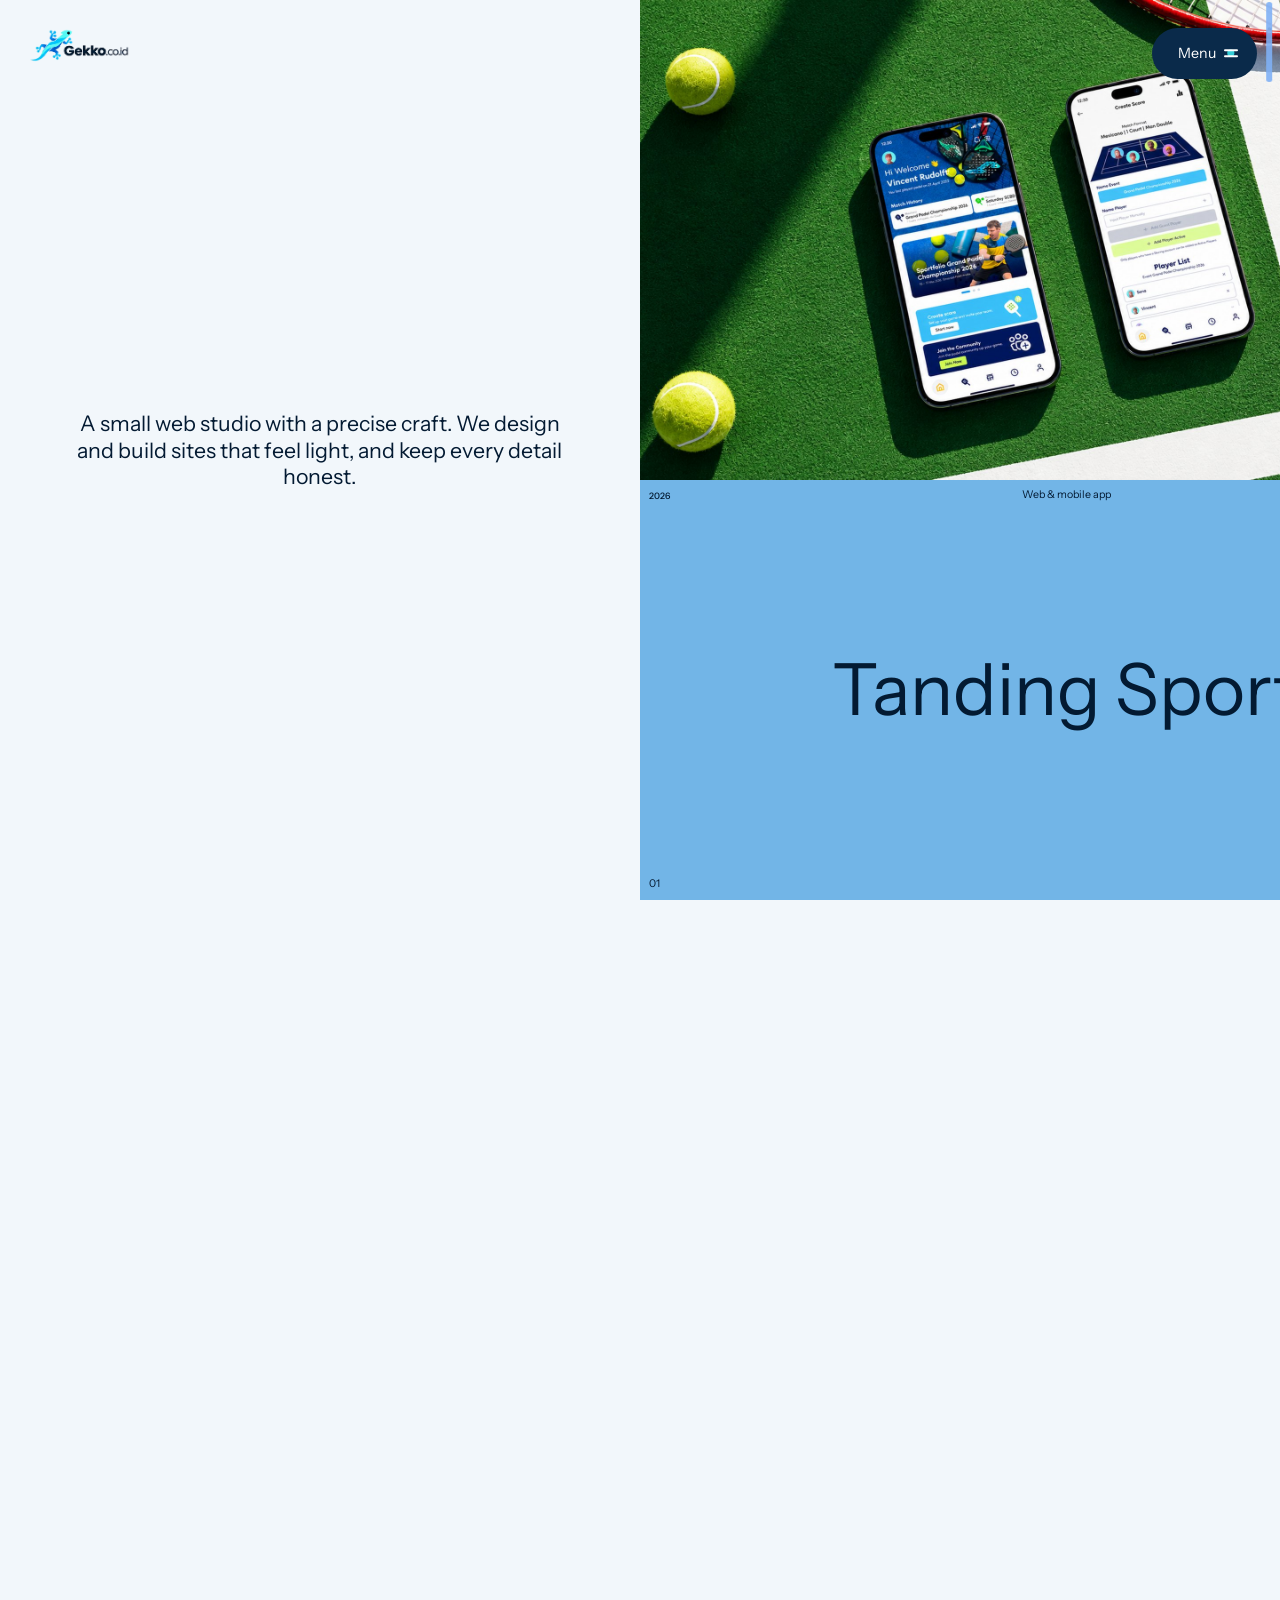
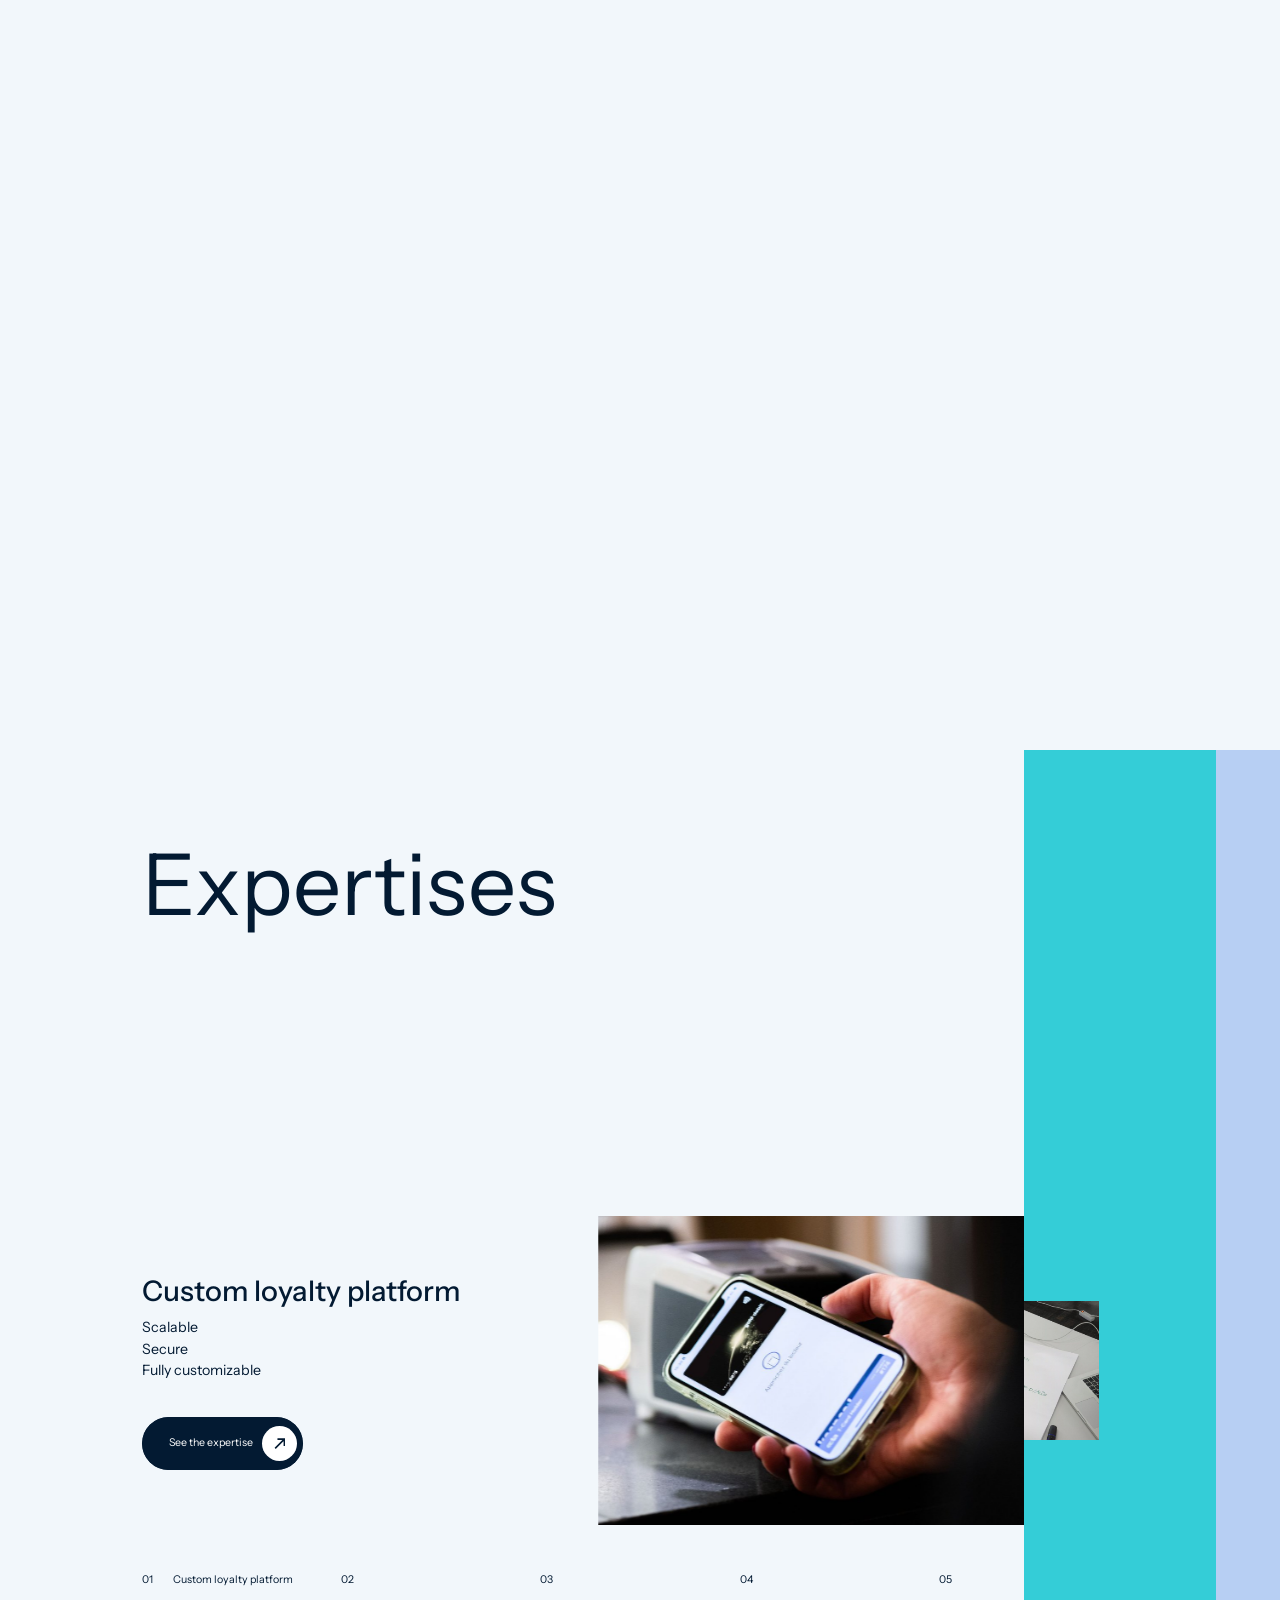
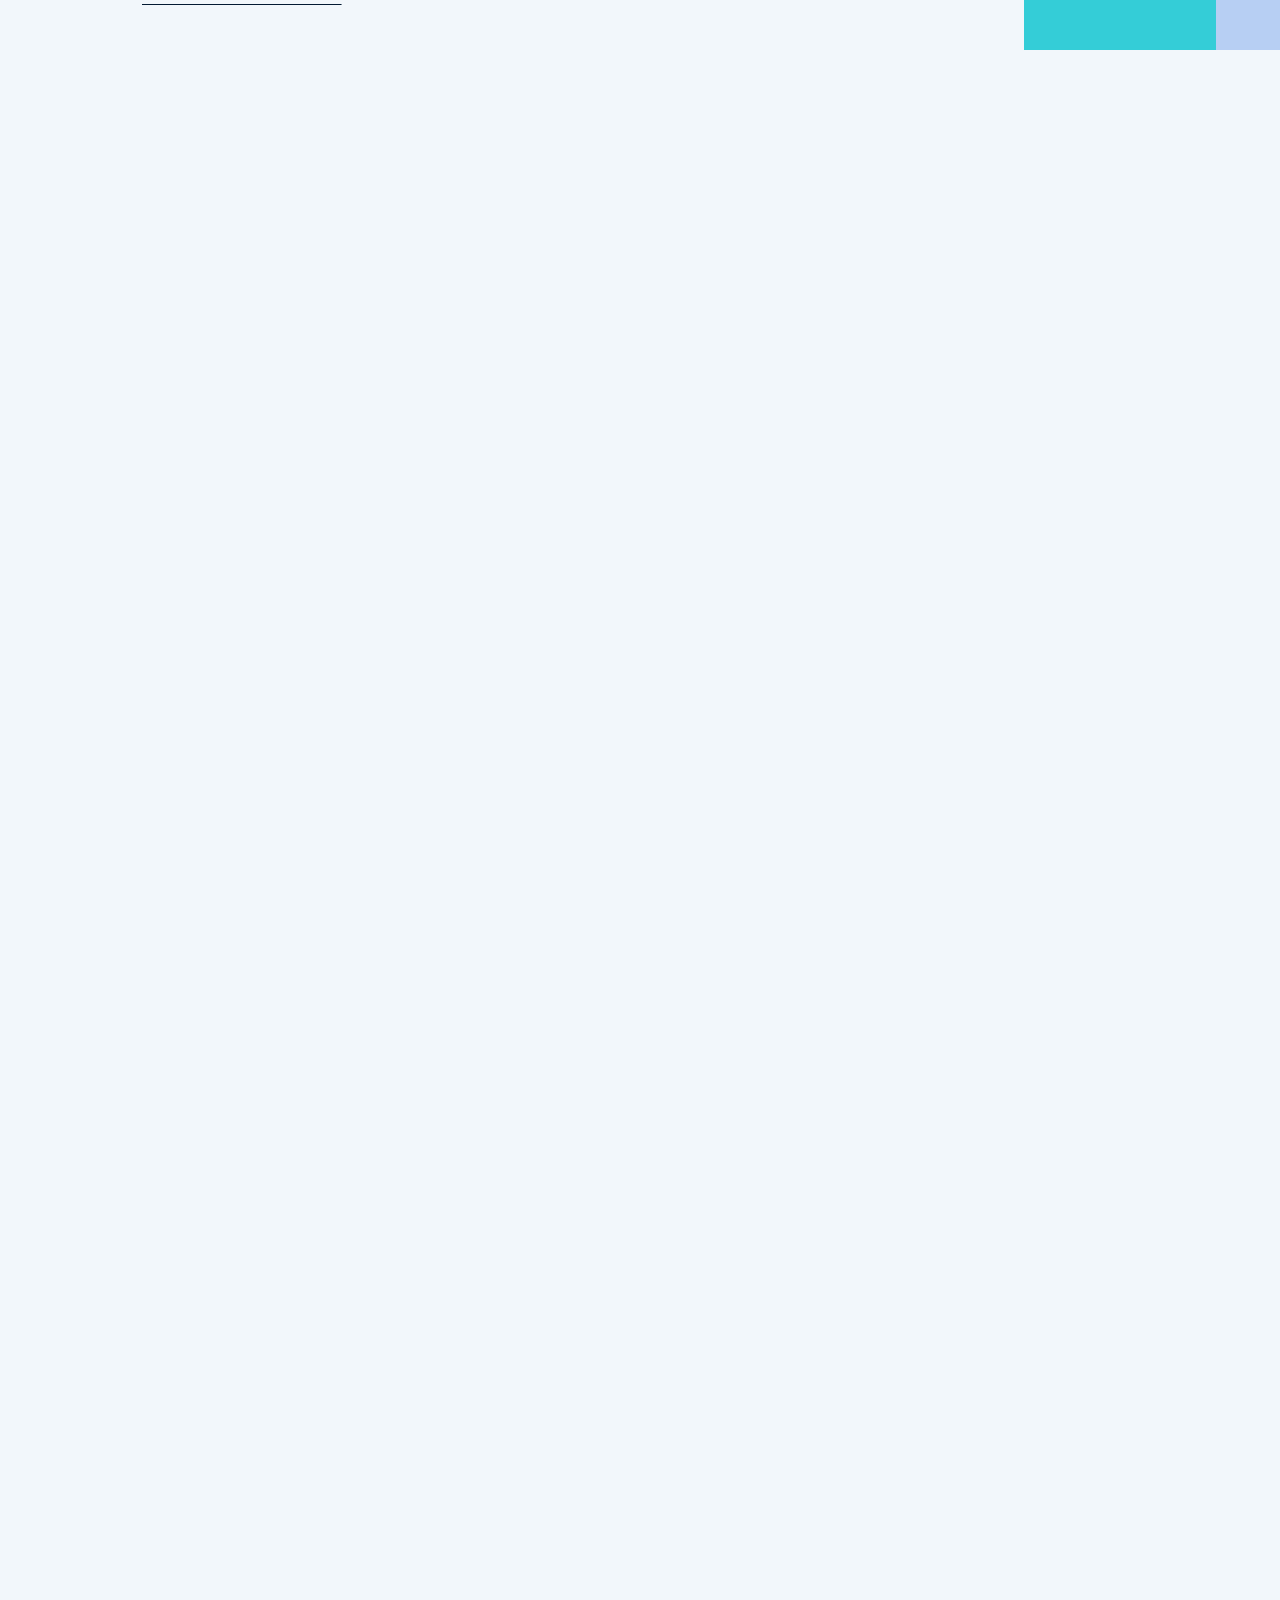
<file: index.html>
<!DOCTYPE html>
<html lang="en">
<head>
<meta charset="utf-8">
<meta name="viewport" content="width=device-width, initial-scale=1">
<title>Gekko, creative web agency (learning clone of a homepage)</title>
<!--
  gecko.html : a one-file study clone of the akaru.fr homepage (layout, CSS and scroll mechanics).
  - No photos or videos: every image is a coloured placeholder block (.ph).
  - Brand, logo and copy are replaced ("Gekko" + placeholder text), the structure and class names (BEM, same as the original) are kept so you can compare.
  - Vanilla JS only. The original uses Nuxt + GSAP/ScrollTrigger + Lenis + Three.js; here the same ideas are rebuilt by hand:
      1. fluid rem          : html font-size is a vw fraction, so every "rem" value scales with the screen (design = 1440px desktop / 375px phone)
      2. pinned timeline    : .HomeSticky is 1150vh tall, its wrap is sticky; scroll progress (0..1) drives one timeline (see renderSticky)
      3. stacked wipe cards : .HomeExpertises, the same trick with panels sliding by a piecewise offset (see renderExpertises)
      4. page loader, menu overlay (clip-path), custom scrollbar, hover cursor bubble, word-by-word text reveal
  Desktop mode starts at 1080px wide; below that the pinned parts become a normal vertical flow.
-->
<link rel="preconnect" href="https://fonts.googleapis.com">
<link rel="preconnect" href="https://fonts.gstatic.com" crossorigin>
<link href="https://fonts.googleapis.com/css2?family=Anton&family=Instrument+Sans:wght@400;500;600&display=swap" rel="stylesheet">
<script>document.documentElement.classList.add('js');</script>
<style>
/* ============================================================
   0. TOKENS + FLUID REM
   ============================================================ */
:root{
  /* Gekko brand guideline v1.0 */
  --navy:#031A32; --cyan:#05ACE8; --turq:#34CDD7; --blue:#0755C9; --mist:#F2F7FB; --white:#fff;
  /* tints derived from the brand colours (lighter steps of blue / cyan / turquoise, and one mid navy) */
  --navy-2:#0A2A4A;   /* navy lifted a little: burger pill, video box */
  --sky:#B7CFF3;      /* blue, very light */
  --sky-2:#7FB0F5;    /* blue, mid: link hover on navy, scrollbar */
  --ice:#CFEFF8;      /* cyan, very light */
  --ease-out:cubic-bezier(.165,.84,.44,1);
  --ease-io:cubic-bezier(.77,0,.175,1);
  --ease-soft:cubic-bezier(.455,.03,.515,.955);
  --font-body:"Instrument Sans",system-ui,-apple-system,"Segoe UI",sans-serif;
  --font-letters:"Anton","Impact",sans-serif;
}
/* 1rem = 10px at the design width. Landscape: 1440px. Portrait phone: 375px. Portrait tablet: 768px. */
html{font-size:.69444vw}
@media (orientation:portrait){html{font-size:2.6666666667vw}}
@media (orientation:portrait) and (min-width:768px){html{font-size:1.3020833333vw}}
@media (min-width:1080px) and (max-width:1300px){html{font-size:max(.69444vw,8.4px)}}
@media (orientation:landscape) and (max-width:1079px){html{font-size:max(1.1vw,8.6px)}}   /* a phone held sideways: .694vw would give ~6px text */

*,*::before,*::after{box-sizing:border-box;-webkit-tap-highlight-color:transparent}
/* the html background is what shows when the page bounces past the top/bottom, so it is Mist (white) rather than navy */
html{background:var(--mist);color:var(--white);font-family:var(--font-body);font-weight:400;min-height:100%;width:100%;scrollbar-width:none;overscroll-behavior:none}
html::-webkit-scrollbar{display:none}
body{margin:0;font-size:1.6rem;line-height:normal;width:100%;overflow-x:clip;-webkit-font-smoothing:antialiased;-moz-osx-font-smoothing:grayscale;overscroll-behavior:none}
body.is-locked{overflow:hidden}
h1,h2,h3,p,ul,ol,figure{margin:0;padding:0}
ul,ol{list-style:none}
a{color:inherit;text-decoration:none}
button{font:inherit;color:inherit;background:none;border:0;padding:0;cursor:pointer}
.u-visually-hidden{position:absolute;width:1px;height:1px;overflow:hidden;clip-path:inset(50%);white-space:nowrap}
:focus-visible{outline:2px solid var(--turq);outline-offset:3px}

/* type scale (names copied from the original: AppTitle-n / AppText-n / AppSmallText-n) */
.AppTitle-1{font-size:4.8rem;font-weight:400;line-height:1.05}
.AppTitle-3{font-size:2.4rem;font-weight:500}
.AppTitle-9{font-size:2.4rem;font-weight:500}
.AppText-1{font-size:1.6rem}
.AppText-2{font-size:1.8rem}
.AppText-14{font-size:2rem;line-height:1.25}
.AppSmallText-1{font-size:1.2rem;line-height:1.3}
.--ttu{text-transform:uppercase}.--tac{text-align:center}.--fwsb{font-weight:600}.--fwb{font-weight:700}
.--dark{color:var(--navy)}.--light{color:var(--white)}
@media (orientation:landscape){
  .AppTitle-1{font-size:9.6rem}.AppTitle-3{font-size:3.2rem}.AppTitle-9{font-size:5.4rem}
  .AppText-14{font-size:2.4rem}
}

/* ============================================================
   1. SMALL COMPONENTS: placeholder image, button, split text
   ============================================================ */
/* .ph replaces every photo/video of the original */
.ph{position:absolute;inset:0;background:var(--c,#D6E4F2);overflow:hidden}
.ph::before{content:"";position:absolute;inset:0;background:repeating-linear-gradient(135deg,rgba(0,0,0,.06) 0 1.2rem,transparent 1.2rem 2.4rem)}
.ph::after{content:attr(data-label);position:absolute;left:1.2rem;bottom:1rem;font-size:1.1rem;letter-spacing:.04em;text-transform:uppercase;color:rgba(0,0,0,.45)}
.ph[data-parallax],img[data-parallax]{position:absolute;inset:auto;left:0;top:-17.5rem;width:100%;height:calc(100% + 35rem)}
img[data-parallax]{display:block;object-fit:cover}
/* a website screenshot must stay whole, so it fills the frame and does not drift */
.HomeProjectItem-image img:not([data-parallax]){position:absolute;inset:0;display:block;width:100%;height:100%;object-fit:cover}
.ph.--dim::after{color:rgba(255,255,255,.5)}
.ph.--nolabel::after{display:none}
.AppImage{position:relative;width:100%;height:100%}

/* round arrow button that grows into a pill: .AppButton */
.AppButton{position:relative;display:inline-flex;align-items:center;justify-content:center;gap:1rem;height:6rem;width:max-content;max-width:100%;padding:0 1rem 0 3rem;border-radius:10rem;overflow:hidden;color:var(--navy);pointer-events:auto}
.AppButton.--icon-only{width:6rem;padding:0}
.AppButton::after{content:"";position:absolute;inset:0;background:var(--navy);transform:scaleY(0);transform-origin:0 0;transition:transform .5s var(--ease-io)}
@media (hover:hover){.AppButton:hover::after{transform:scaleY(1);transform-origin:100% 100%;transition:transform .5s var(--ease-out)}}
.AppButton:active::after{transform:scaleY(1);transform-origin:100% 100%;transition:transform .5s var(--ease-out)}
.AppButton-border{position:absolute;inset:0;border-radius:10rem;box-shadow:inset 0 0 0 .1rem var(--navy)}
.AppButton-label{position:relative;z-index:2;white-space:nowrap;transition:color .4s var(--ease-out)}
.AppButton-svgWrap{position:relative;z-index:2;flex:none;width:4rem;height:4rem;display:flex;align-items:center;justify-content:center;margin-right:-.4rem}
.AppButton.--icon-only .AppButton-svgWrap{width:100%;height:100%;margin:0}
.AppButton-svgWrapDot{position:absolute;inset:0;border-radius:100%;background:var(--navy);transition:background-color .3s var(--ease-out)}
.AppButton-arrowWrap{position:absolute;left:50%;top:50%;width:1.3rem;height:1.3rem;margin:-.65rem 0 0 -.65rem;overflow:hidden;z-index:2}
.AppButton-arrowWrap svg{display:block;width:100%;height:100%;color:var(--white);transition:transform .5s var(--ease-out),color .3s var(--ease-out)}
.AppButton-arrowWrap.--hover{z-index:0}
.AppButton-arrowWrap.--hover svg{transform:translate(-100%,100%)}
@media (hover:hover){.AppButton:hover .AppButton-arrowWrap:not(.--hover) svg{transform:translate(100%,-100%)}}
.AppButton:active .AppButton-arrowWrap:not(.--hover) svg{transform:translate(100%,-100%)}
@media (hover:hover){.AppButton:hover .AppButton-arrowWrap.--hover svg{transform:none;color:var(--navy)}}
.AppButton:active .AppButton-arrowWrap.--hover svg{transform:none;color:var(--navy)}
@media (hover:hover){.AppButton:hover .AppButton-svgWrapDot{background:var(--white)}}
.AppButton:active .AppButton-svgWrapDot{background:var(--white)}
@media (hover:hover){.AppButton:hover .AppButton-label{color:var(--white)}}
.AppButton:active .AppButton-label{color:var(--white)}
.AppButton.--no-dot{padding:0 3rem}
.AppButton.--no-dot .AppButton-svgWrap{display:none}
/* colour variants */
.AppButton.--light{color:var(--white)}
.AppButton.--light .AppButton-border{box-shadow:inset 0 0 0 .1rem var(--white)}
.AppButton.--light::after{background:var(--white)}
.AppButton.--light .AppButton-svgWrapDot{background:var(--white)}
.AppButton.--light .AppButton-arrowWrap:not(.--hover) svg{color:var(--navy)}
.AppButton.--light .AppButton-arrowWrap.--hover svg{color:var(--white)}
@media (hover:hover){.AppButton.--light:hover .AppButton-label{color:var(--navy)}}
.AppButton.--light:active .AppButton-label{color:var(--navy)}
@media (hover:hover){.AppButton.--light:hover .AppButton-svgWrapDot{background:var(--navy)}}
.AppButton.--light:active .AppButton-svgWrapDot{background:var(--navy)}
.AppButton.--light-bg{background:var(--navy)}.AppButton.--light-bg .AppButton-label{color:var(--white)}
.AppButton.--light-bg::after{background:var(--white)}
@media (hover:hover){.AppButton.--light-bg:hover .AppButton-label{color:var(--navy)}}
.AppButton.--light-bg:active .AppButton-label{color:var(--navy)}
.AppButton.--light-bg .AppButton-svgWrapDot{background:var(--white)}
.AppButton.--light-bg .AppButton-arrowWrap:not(.--hover) svg{color:var(--navy)}
@media (hover:hover){.AppButton.--light-bg:hover .AppButton-svgWrapDot{background:var(--navy)}}
.AppButton.--light-bg:active .AppButton-svgWrapDot{background:var(--navy)}
.AppButton.--light-bg .AppButton-arrowWrap.--hover svg{color:var(--white)}
.AppButton.--terra-bg{background:var(--turq)}.AppButton.--terra-bg .AppButton-border{box-shadow:inset 0 0 0 .1rem var(--turq)}
.AppButton.--terra-bg .AppButton-label{color:var(--navy)}
.AppButton.--terra-bg::after{background:var(--navy)}
.AppButton.--terra-bg .AppButton-svgWrapDot{background:var(--navy)}
.AppButton.--terra-bg .AppButton-arrowWrap:not(.--hover) svg{color:var(--white)}
@media (hover:hover){.AppButton.--terra-bg:hover .AppButton-label{color:var(--white)}}
.AppButton.--terra-bg:active .AppButton-label{color:var(--white)}
@media (hover:hover){.AppButton.--terra-bg:hover .AppButton-svgWrapDot{background:var(--white)}}
.AppButton.--terra-bg:active .AppButton-svgWrapDot{background:var(--white)}
.AppButton.--terra-bg .AppButton-arrowWrap.--hover svg{color:var(--navy)}

/* word by word reveal (the original splits into lines/words with a SplitText helper) */
.js [data-split] .w{display:inline-block;overflow:hidden;vertical-align:top;padding-bottom:.08em;margin-bottom:-.08em}
.js [data-split] .wi{display:inline-block;transform:translate3d(0,110%,0);transition:transform .9s var(--ease-out);transition-delay:calc(var(--i)*.035s)}
.js [data-split].is-in .wi{transform:none}

/* ============================================================
   2. PAGE LOADER + CUSTOM SCROLLBAR
   ============================================================ */
/* The loader is five blue columns (the "curtain"), with animated shapes on top and the letters above them.
   Leaving: the content fades, then the columns slide up one after another. */
.PageLoader{position:fixed;inset:0;z-index:99999;display:flex;align-items:center;justify-content:center;overflow:hidden}
.PageLoader:not(.--is-show){visibility:hidden;pointer-events:none}
.PageLoader-cols{position:absolute;inset:0;display:flex}
.PageLoader-col{flex:1 0 20%;margin-right:-1px;background:var(--blue);transition:transform .95s cubic-bezier(.76,0,.24,1);transition-delay:calc(var(--i)*.09s)}
.PageLoader-col:nth-child(even){background:#0650BD}   /* a hair darker than --blue so the columns read as a curtain */
.PageLoader.--leave .PageLoader-col{transform:translateY(-101%)}
.PageLoader-fx,.PageLoader-front{position:absolute;inset:0;transition:opacity .35s var(--ease-soft)}
.PageLoader-front{display:flex;align-items:center;justify-content:center}
.PageLoader.--leave .PageLoader-fx,.PageLoader.--leave .PageLoader-front{opacity:0}
.PageLoader-count{position:absolute;left:3rem;bottom:2.4rem;color:var(--white);font-size:1.4rem;font-variant-numeric:tabular-nums}
.PageLoader .Letters{width:calc(100% - 4rem);max-width:70rem;fill:var(--white)}
.PageLoader .Letters span{opacity:0}
.PageLoader.--is-show .Letters.--in span{opacity:1}
.ScrollBar-component{position:fixed;top:0;right:3px;width:11px;height:100vh;z-index:1000;opacity:.5;transform-origin:center right;transition:transform .3s var(--ease-out),opacity .3s var(--ease-soft)}
.ScrollBar-component.--is-scrolling,.ScrollBar-component.--is-dragging,.ScrollBar-component:hover{opacity:.9;transform:scaleX(1.2)}
.ScrollBar-thumb{position:absolute;left:0;top:0;width:5px;height:80px;margin:2px;border-radius:14px;background:var(--sky-2);cursor:grab;will-change:transform}
.ScrollBar-component.--is-dragging .ScrollBar-thumb{cursor:grabbing}
@media (max-width:1079px){.ScrollBar-component{display:none}}

/* ============================================================
   3. LETTERS (the logo word made of 5 separate pieces so each can rotate)
   ============================================================ */
.Letters{display:flex;gap:1.4rem;width:100%;fill:var(--navy)}
.Letters svg{flex:1 1 0;min-width:0;height:100%;display:block;overflow:visible}
.Letters.--white{fill:var(--white)}
.Letters.--dark{fill:var(--navy)}
.Letters span{display:block;flex:1 1 0;min-width:0}
.Letters span svg{width:100%;height:100%}
.Letters text{font-family:var(--font-letters)}

/* ============================================================
   4. HEADER + BURGER + FULLSCREEN NAVIGATION
   ============================================================ */
.TheHeader{position:fixed;top:0;left:0;width:100%;z-index:70;display:flex;justify-content:space-between;padding:3rem 2.5rem 0 3rem;pointer-events:none}
.TheHeader-logo{position:relative;pointer-events:auto;display:block;line-height:0;opacity:0;transition:opacity .6s var(--ease-soft)}
.TheHeader-logo img{display:block;height:4.2rem;width:auto;transition:opacity .3s var(--ease-soft)}
/* two versions of the logo: white lettering by default, dark lettering when the page under it is white/beige (JS toggles .is-light, see updateTone) */
.TheHeader-logo .--ink{position:absolute;left:0;top:0;opacity:0}
.TheHeader.is-light .TheHeader-logo .--ink{opacity:1}
.TheHeader.is-light .TheHeader-logo .--white{opacity:0}
.TheHeader.--isShow .TheHeader-logo{opacity:1}
body.is-locked .TheHeader.--isShow .TheHeader-logo{opacity:0}   /* the open menu draws its own logo */
@media (max-width:1079px){.TheHeader{padding:2rem 2rem 0}.TheHeader-logo img{height:3.4rem}}

.TheNavigationBurger{position:relative;z-index:70;width:12rem;height:6rem;border-radius:10rem;pointer-events:auto;cursor:pointer;opacity:0;transform:translateY(-2rem);transition:opacity .5s var(--ease-soft),transform .6s var(--ease-out)}
.TheHeader.--isShow .TheNavigationBurger{opacity:1;transform:none}
.TheNavigationBurger-background{position:absolute;inset:1px;border-radius:5rem;background:var(--navy-2);transition:background-color .4s var(--ease-soft)}
.TheNavigationBurger-content{position:relative;height:100%;display:flex;align-items:center;padding:1rem 1rem 1rem 3rem;color:var(--white)}
.TheNavigationBurger-label{position:relative;display:block;overflow:hidden;height:1.2em;line-height:1.2}
.TheNavigationBurger-label span{display:block;transition:transform .5s var(--ease-out)}
.TheNavigationBurger.--isOpen .TheNavigationBurger-label span{transform:translateY(-100%)}
.TheNavigationBurger-circleWrap{position:absolute;right:1rem;top:50%;width:4rem;height:4rem;transform:translateY(-50%);display:flex;align-items:center;justify-content:center}
.TheNavigationBurger-circle{position:absolute;inset:0;border-radius:100%;background:var(--turq);transform:scale(.2);transition:transform .5s var(--ease-out)}
.TheNavigationBurger.--isOpen .TheNavigationBurger-circle,.TheNavigationBurger:active .TheNavigationBurger-circle{transform:scale(1)}
@media (hover:hover){.TheNavigationBurger:hover .TheNavigationBurger-circle{transform:scale(1)}}
.TheNavigationBurger-lines{position:relative;width:100%;height:100%;display:flex;flex-direction:column;align-items:center;justify-content:center;gap:.4rem}
.TheNavigationBurger-line{display:block;width:1.5rem;height:2px;border-radius:5rem;background:var(--white);transition:transform .5s var(--ease-out),background-color .3s}
@media (hover:hover){.TheNavigationBurger:hover .TheNavigationBurger-line{background:var(--navy)}}
.TheNavigationBurger.--isOpen .TheNavigationBurger-line{background:var(--navy)}
.TheNavigationBurger.--isOpen .TheNavigationBurger-line:nth-child(1){transform:translateY(.3rem) rotate(45deg)}
.TheNavigationBurger.--isOpen .TheNavigationBurger-line:nth-child(2){transform:translateY(-.3rem) rotate(-45deg)}

.TheNavigation{position:fixed;inset:0;z-index:60;display:flex;flex-direction:column;justify-content:space-between;padding:0 3rem 3rem;background:var(--navy);color:var(--white);clip-path:inset(100% 0 0 0);transition:clip-path .9s cubic-bezier(.76,0,.24,1),visibility 0s .9s;visibility:hidden;overflow:auto}
.TheNavigation.--isOpen{clip-path:inset(0 0 0 0);visibility:visible;transition:clip-path .9s cubic-bezier(.76,0,.24,1),visibility 0s}
.TheNavigation-logo{position:absolute;left:3rem;top:3rem;display:block;line-height:0}
.TheNavigation-logo img{display:block;height:4.2rem;width:auto}
.TheNavigation-top{display:flex;margin-top:18vh}
.TheNavigation-list{display:flex;flex-direction:column;gap:1rem;position:relative;width:100%;max-width:45rem;margin-left:27rem;margin-right:0}
.TheNavigation-item{position:relative;overflow:hidden}
.TheNavigation-item:nth-child(1){--color:var(--turq)}.TheNavigation-item:nth-child(2){--color:var(--cyan)}
.TheNavigation-item:nth-child(3){--color:var(--sky-2)}.TheNavigation-item:nth-child(4){--color:var(--ice)}
.TheNavigation-itemLink{position:relative;display:flex;align-items:center;gap:4rem}
.TheNavigation-itemArrow{flex:0 0 1.6rem;width:1.6rem;height:1.6rem;margin-top:1rem;color:var(--color);opacity:0;transform:translate(-1rem,1rem);transition:transform .5s var(--ease-out),opacity .3s var(--ease-out)}
.TheNavigation-itemTitle{display:block;font-size:6.4rem;font-weight:500;line-height:1.05;transform:translateY(110%);transition:color .4s var(--ease-soft),transform .9s var(--ease-out);transition-delay:0s,calc(var(--i)*.07s + .35s)}
.TheNavigation.--isOpen .TheNavigation-itemTitle{transform:none}
@media (hover:hover){.TheNavigation-itemLink:hover .TheNavigation-itemTitle{color:var(--color)}}
.TheNavigation-itemLink:active .TheNavigation-itemTitle{color:var(--color)}
@media (hover:hover){.TheNavigation-itemLink:hover .TheNavigation-itemArrow{opacity:1;transform:none}}
.TheNavigation-itemLink{transition:none}
.InfosContact{display:flex;flex-wrap:wrap;max-width:42rem;gap:8rem 0}
.InfosContact-col{display:flex;flex-direction:column;gap:.4rem;font-size:1.4rem;line-height:1.35}
.InfosContact-col.--address{margin-right:11rem}.InfosContact-col.--mails{margin-right:13rem}
.InfosContact a{display:block;position:relative;width:max-content;transition:color .3s var(--ease-out)}
@media (hover:hover){.InfosContact a:hover{color:var(--turq)}}
.TheNavigation-bottom{position:absolute;right:3rem;bottom:3rem;width:44rem}
.TheNavigation-videoContainer{position:relative;aspect-ratio:16/9;background:var(--navy-2);overflow:hidden}
.TheNavigation-videoContainer .ph{--c:#0F3358}
/* a bubble that follows the mouse inside the video box (original: HoverCursor with label "soon") */
.HoverCursor{position:absolute;left:0;top:0;width:10rem;height:10rem;margin:-5rem 0 0 -5rem;border-radius:100%;background:var(--turq);display:flex;align-items:center;justify-content:center;pointer-events:none;color:var(--navy);font-size:1.2rem;text-transform:uppercase;font-weight:600;transform:translate3d(var(--x,50%),var(--y,50%),0) scale(0);transition:transform .35s var(--ease-out)}
.TheNavigation-videoContainer:hover .HoverCursor{transform:translate3d(var(--x,50%),var(--y,50%),0) scale(1)}
@media (max-width:1079px){
  .TheNavigation{padding:9rem 2rem 2.5rem;gap:4rem}
  .TheNavigation-logo{left:2rem;top:2rem}
  .TheNavigation-logo img{height:3.4rem}
  .TheNavigation-top{margin-top:4rem;flex-direction:column}
  .TheNavigation-list{margin:0;max-width:none}
  .TheNavigation-itemTitle{font-size:4.8rem}
  .TheNavigation-itemLink{gap:3rem}
  .TheNavigation-bottom{display:none}
  .InfosContact{gap:3rem 4rem;justify-content:space-between;max-width:none;margin-top:3rem;padding-top:3rem;border-top:1px solid rgba(255,255,255,.2)}
  .InfosContact-col.--address,.InfosContact-col.--mails{margin-right:0}
}

/* ============================================================
   5. HOME: PINNED STAGE (hero > featured > list)
   ============================================================ */
.Page{position:relative;z-index:1;background:var(--mist)}
.HomePage{position:relative;width:100%}
.HomeSticky{position:relative;width:100%;z-index:2}
.HomeSticky-wrapInner{width:100%;height:100%}

/* ---- hero ---- */
.HomeHero{position:relative;display:flex;flex-direction:column;justify-content:flex-end;align-items:flex-start;width:100%;min-height:50vh;overflow:hidden;background:var(--mist);color:var(--navy)}
.HomeHero-content{position:relative;display:flex;flex-direction:column;align-items:center;justify-content:center;width:100%;height:100%}
.HomeHero-contentInner{position:relative;display:flex;flex-direction:column;justify-content:flex-start;width:100%;height:100%;padding:13rem 2rem 20rem}
.HomeHero-title{position:absolute;left:0;top:0;width:100%;z-index:1}
.HomeHero-title .Letters{position:relative;width:100%;aspect-ratio:785/413}
.HomeHero-title .Letters span{transform:perspective(100rem) rotateY(120deg);transition:transform 1.3s cubic-bezier(.22,1,.36,1);transition-delay:calc(var(--i)*.05s)}
.HomeHero.--intro .HomeHero-title .Letters span{transform:perspective(100rem) rotateY(0)}
.HomeHero-text{position:relative;width:100%;max-width:56rem;margin:0 auto}
.HomeHero-textFakeTitle{width:100%}
.HomeHero-textFakeTitle::before{content:"";float:left;height:0;margin-left:-1px;padding-top:52.5%;width:1px}
.HomeHero-textFakeTitle::after{content:"";clear:both;display:table}
.HomeHero-textText{display:flex;justify-content:center;text-align:left;width:100%;min-height:1rem}
.HomeHero-textText>span{width:100%}
@media (min-width:769px){.HomeHero-textText{text-align:center}}

/* ---- featured projects: three big panels, one colour each ---- */
.HomeFeaturedProjects{position:relative;height:100%}
.HomeFeaturedProjects-items,.HomeFeaturedProjects-itemsInner{height:100%}
.HomeFeaturedProjectItem{position:relative;flex:none;color:var(--navy);transform-origin:top left}
.HomeFeaturedProjectItem:nth-child(1){z-index:10}.HomeFeaturedProjectItem:nth-child(2){z-index:20}.HomeFeaturedProjectItem:nth-child(3){z-index:30}
.HomeFeaturedProjectItem-inner{position:relative;display:flex;flex-direction:column;justify-content:space-between;height:100%;width:100%}
.HomeFeaturedProjectItem-background{position:absolute;inset:0}
.HomeFeaturedProjectItem-background.--pink{background:#72B5E7}   /* Tanding Sport */
.HomeFeaturedProjectItem-background.--orange{background:#AD000A}   /* Daya Dimensi: dark red, so its text is white (see .--ink-light) */
.HomeFeaturedProjectItem.--ink-light .--dark{color:var(--white)}
.HomeFeaturedProjectItem-background.--green{background:#FF4928}   /* Think Egg Head */
.HomeFeaturedProjectItem-imageContainer{position:relative;z-index:2;display:block;flex:none;width:100%;aspect-ratio:1280/720;max-height:70vh;transform-origin:top left}
.HomeFeaturedProjectItem-image{position:absolute;inset:0;overflow:hidden}
.HomeFeaturedProjectItem-image img{position:absolute;inset:0;display:block;width:100%;height:100%;object-fit:cover}
.HomeFeaturedProjectItem-content{position:relative;height:100%;padding:1rem;overflow:hidden}
.HomeFeaturedProjectItem-contentHeader{position:relative;z-index:1;display:flex;align-items:center}
.HomeFeaturedProjectItem-year{font-size:1rem;font-weight:500;margin-right:35%}
.HomeFeaturedProjectItem-details{display:flex;align-items:center;width:100%}
.HomeFeaturedProjectItem-detail{width:50%}
.HomeFeaturedProjectItem-detail.--baseline{text-align:right}   /* the description sits flush to the right edge on every tile */
.HomeFeaturedProjectItem-titleContainer{position:absolute;left:0;top:0;width:100%;height:100%;display:flex;align-items:center;justify-content:center}
.HomeFeaturedProjectItem-button{position:absolute;right:1rem;bottom:1rem;z-index:3}
.HomeFeaturedProjectItem-buttonMobile,.HomeFeaturedProjectItem-catMobile{display:none}
.HomeFeaturedProjectItem-index{position:absolute;left:1rem;bottom:1rem}
.HomeFeaturedProjectItem-button .AppButton{transform:scale(1)}

/* ---- project list (second step) + its description ---- */
.HomeProjects{position:relative;display:flex;width:100%}
.HomeProjects::before{display:none}
.HomeProjects-items{width:100%;padding:0 1rem;background:var(--mist)}
.HomeProjects-item{flex:none;width:100%;aspect-ratio:640/360}
.HomeProjects-item.--button{display:flex;align-items:center;justify-content:center;aspect-ratio:640/260}
.HomeProjects-item:first-child{display:none;background:transparent}
.HomeProjectItem{position:relative;display:block;margin-bottom:1rem}
.HomeProjectItem-inner{position:absolute;inset:0;overflow:hidden;pointer-events:auto;display:block}
.HomeProjectItem-imageContainer{position:relative;display:flex;align-items:center;justify-content:center;width:100%;aspect-ratio:1280/720;overflow:hidden}
.HomeProjectItem-image{position:absolute;inset:0}
.HomeProjectItem-hover{position:absolute;inset:0;z-index:2;overflow:hidden;text-align:center;color:var(--white)}
.HomeProjectItem-hoverHead{display:none}
.HomeProjectItem-hoverHeadYear{display:block;border:1px solid var(--white);border-radius:3rem;padding:.6rem 1.9rem}
.HomeProjectItem-hoverContent{position:absolute;left:0;bottom:0;width:100%;display:flex;align-items:flex-end;justify-content:space-between;padding:1.5rem 2rem}
.HomeProjectItem-hoverTitle{overflow:hidden;text-align:left}
.HomeProjectsDesc{display:flex;flex-direction:column;align-items:center;justify-content:space-between;width:100%;padding:2rem;color:var(--navy);background:var(--mist)}
.HomeProjectsDesc-content{display:flex;flex-direction:column;gap:2rem;justify-content:space-between;width:100%;height:100%}
.HomeProjectsDesc-title{text-align:left;margin-bottom:4rem}
.HomeProjectsDesc-skills{display:flex;flex-direction:column;align-items:flex-end;width:100%;margin-bottom:9rem}
.HomeProjectsDesc-skillsItem{position:relative;flex:none;display:flex;width:28rem;padding:1rem 0;text-align:right}
.HomeProjectsDesc-skillsItem span{display:inline-block}
.HomeProjectsDesc-skillsItemWrap{display:flex;align-items:flex-end;justify-content:space-between;width:100%;height:4rem;overflow:hidden;gap:2rem}
.HomeProjectsDesc-skillsItemWrap>span:nth-child(2){width:15rem}
.HomeProjectsDesc-skillsItemLine{position:absolute;left:0;bottom:0;width:100%;height:1px;background:var(--navy);transform:scaleX(0);transform-origin:right;transition:transform 1s var(--ease-out)}
.HomeProjectsDesc-skillsItemWrap>span{transform:translateY(110%);transition:transform .9s var(--ease-out)}
.HomeProjectsDesc.is-in .HomeProjectsDesc-skillsItemWrap>span{transform:none;transition-delay:calc(var(--i)*.08s)}
.HomeProjectsDesc.is-in .HomeProjectsDesc-skillsItemLine{transform:scaleX(1);transition-delay:calc(var(--i)*.08s)}
.HomeProjectsDesc-text{max-width:42rem}



/* ============================================================
   6. EXPERTISES: stacked panels that wipe sideways
   ============================================================ */
.HomeExpertises{position:relative;z-index:20;width:100%;background:var(--mist);color:var(--navy)}
.HomeExpertises-wrap{position:relative;width:100%;overflow:hidden;transition:color .4s var(--ease-soft)}
.HomeExpertises.is-dark .HomeExpertises-head,.HomeExpertises.is-dark .HomeExpertises-nav{color:var(--mist)}
.HomeExpertises-head{position:relative;padding:4rem 2rem 2rem;text-align:center}
.HomeExpertises-items{position:relative}
.HomeExpertises-nav{display:none}
.HomeExpertisesItem{position:relative;color:var(--ink,var(--navy))}
.HomeExpertisesItem-el{position:relative}
.HomeExpertisesItem-elInner{position:relative}
.HomeExpertisesItem-background{position:absolute;inset:0;background:var(--bg)}
.HomeExpertisesItem-innerSticky{position:relative;display:flex;flex-direction:column-reverse;padding:1rem 1rem 6rem;gap:2rem}
.HomeExpertisesItem-imageContainer{position:relative;flex:none;width:100%;aspect-ratio:448/325;overflow:hidden;margin-bottom:2rem}
.HomeExpertisesItem-image{position:absolute;inset:0}
.HomeExpertisesItem-image img{display:block;width:100%;height:100%;object-fit:cover}
.TheFooter-credits{margin:0 0 2rem;max-width:none;font-size:1.1rem;line-height:1.5;color:rgba(255,255,255,.78)}
.TheFooter-credits a{text-decoration:underline;text-underline-offset:.2em}
.HomeExpertisesItem-content{position:relative;width:100%;padding-left:8rem}
.HomeExpertisesItem-index{position:absolute;left:1rem;top:.8rem;font-size:1rem;font-weight:600}
.HomeExpertisesItem-contentTitle{margin-bottom:1rem}
.HomeExpertisesItem-contentText li{padding:.2rem 0}
.HomeExpertisesItem-button{margin-top:4rem}

/* ============================================================
   7. AGENCY + FOOTER
   ============================================================ */
.HomeAgency{position:relative;z-index:20;width:100%;padding:6rem 2rem 2rem;overflow:hidden;background:var(--mist);color:var(--navy)}
.HomeAgency-title{position:relative;white-space:nowrap;width:100%}
.HomeAgency-intro{margin-top:4rem;max-width:42rem}
.HomeAgency-introTitle{display:block;margin-bottom:4rem;max-width:15rem}
.HomeAgency-introButton{margin-top:4rem}
.HomeAgency-gallery{display:block;margin-top:3rem}
.HomeAgency-galleryColLeft{position:relative;width:100%;aspect-ratio:690/600}
.HomeAgency-image{position:relative;width:100%;height:100%;overflow:hidden}
.HomeAgency-image img,.HomeAgency-imageContainer img{position:absolute;inset:0;display:block;width:100%;height:100%;object-fit:cover}
.HomeAgency-galleryColRight{position:relative;display:flex;flex-direction:column;gap:1rem;justify-content:flex-end;width:17.5rem;margin:1rem 0 0 auto}
.HomeAgency-imageContainer{position:relative;overflow:hidden}
.HomeAgency-galleryColRight .HomeAgency-imageContainer{aspect-ratio:360/214;width:100%}
.HomeAgency-galleryColBottom{display:flex;flex-direction:column;margin-top:1rem;width:17.5rem}
.HomeAgency-galleryColBottom .HomeAgency-imageContainer{aspect-ratio:1}
.HomeAgency-year{display:flex;flex-direction:column;margin-top:4rem;white-space:nowrap;font-size:2.4rem;font-weight:600}
.HomeAgency-year .HomeAgency-yearItem:nth-child(2){margin-left:5rem;margin-top:1.5rem}
.HomeAgency-list{max-width:35rem}
.HomeAgency-listTitleWrap{margin-top:6rem;width:100%}
.HomeAgency-listTitle{display:block;max-width:13rem;margin-bottom:4rem}
.HomeAgency-listText{margin-bottom:4.7rem;width:100%}

.HomeFooter{background:var(--blue);color:var(--white);padding:17rem 2rem 6rem}
.HomeFooter-container{display:flex;flex-direction:column;align-items:center;text-align:center}
.HomeFooter-title{display:block;max-width:96rem}
.HomeFooter-button{margin-top:8rem}
.TheFooterBloc{position:relative;width:100%;background:var(--blue);color:var(--white)}
.TheFooter{position:relative;width:100%;padding:3.5rem 1rem 0;margin-top:-1px;overflow:hidden;background:var(--blue)}
.TheFooter-infosContact{position:relative;display:grid;grid-template-columns:1fr 1fr;padding:3rem 0}
.TheFooter-infosContact .InfosContact{display:contents}
.TheFooter-infosContact .InfosContact-col{padding:1rem 0}
.TheFooter-infosContact .InfosContact-col:nth-child(even){align-items:flex-end;text-align:right}
.TheFooter-infosContact .InfosContact-col.--address,.TheFooter-infosContact .InfosContact-col.--mails{margin-right:0}
.TheFooter-infosContact .InfosContact-col.--legals{grid-column:1/-1}
/* the word is full height (785/413) but only a horizontal slice of its middle is shown: a 2880x438 strip, cropped top and bottom */
.TheFooter-bottom{display:flex;align-items:flex-start;justify-content:center;height:15.2vw;overflow:hidden}
.TheFooter-letters.Letters{gap:1.5rem;justify-content:center;width:100%;margin-top:-9.2vw;fill:var(--white);aspect-ratio:785/413;flex:none}   /* margin-top picks which slice shows: here the one centred about a third down the letters */
.InfosContact-copyright{margin-top:1rem;color:rgba(255,255,255,.8)}

/* ============================================================
   8. TABLET / TOUCH (< 1080px): normal vertical flow, no pinning
   ============================================================ */
@media (max-width:1079px){
  /* ---- reading sizes: nothing under 14px ---- */
  .AppSmallText-1{font-size:max(1.4rem,14px);line-height:1.35}
  .HomeFeaturedProjectItem-year,.HomeExpertisesItem-index{font-size:max(1.4rem,14px)}
  .AppText-1{font-size:max(1.7rem,16px);line-height:1.45}
  .AppText-2{font-size:max(1.8rem,16px);line-height:1.45}
  .AppButton-label{font-size:max(1.4rem,14px)}
  .InfosContact a{padding:.7rem 0}   /* tap target */

  /* ---- menu button and overlay ---- */
  .TheNavigationBurger{width:13.2rem}
  .TheNavigationBurger-content{padding-left:2.4rem}
  .TheNavigation-itemArrow{display:none}   /* the hover arrow has no job on touch and only pushed the links to the right */
  .TheNavigation-itemLink{gap:0}

  /* ---- hero: the sentence sits centred in a calmer first screen ---- */
  .HomeHero{height:auto;min-height:92svh;justify-content:center}
  .HomeHero-content{height:auto}
  .HomeHero-contentInner{height:auto;justify-content:center;padding:10rem 2.4rem 8rem}
  .HomeHero-textText{text-align:center;justify-content:center}

  /* ---- the page reads top to bottom: featured, then the Projects text, then the list ---- */
  .HomeSticky-wrapInner{display:flex;flex-direction:column}
  .HomeSticky-step1{order:1}
  .HomeSticky-step2.--desc{order:2}
  .HomeSticky-step2.--list{order:3}

  /* ---- featured tiles stack: each one sticks and the next slides over it (JS shrinks the covered one a little) ---- */
  .HomeFeaturedProjects-itemsInner{display:block}
  .HomeFeaturedProjectItem{position:sticky;top:0;height:100svh;width:100%;padding:0}
  .HomeFeaturedProjectItem-inner{padding:1rem;transform-origin:50% 0;will-change:transform}
  .HomeFeaturedProjectItem-imageContainer{aspect-ratio:355/305;max-height:56%}
  .HomeFeaturedProjectItem-details{flex-direction:column;gap:.4rem}
  .HomeFeaturedProjectItem-detail{width:100%}
  .HomeFeaturedProjectItem-detail.--cat{display:none}
  .HomeFeaturedProjectItem-detail.--baseline{text-align:center}
  .HomeFeaturedProjectItem-contentHeader{display:flex;flex-direction:column;text-align:center}
  .HomeFeaturedProjectItem-year{margin:0 auto 1.4rem}
  .HomeFeaturedProjectItem-content{display:flex;flex-direction:column;justify-content:center;text-align:center;padding:1rem 1rem 6rem}
  .HomeFeaturedProjectItem-titleContainer{position:relative;height:auto;margin-top:.5rem}
  .HomeFeaturedProjectItem-title{font-size:min(5.2rem,11.5vw)!important;line-height:1.02;white-space:nowrap}   /* one line: the size shrinks with the screen so the longest title (Think Egg Head) still fits */
  .HomeFeaturedProjectItem-button{display:none}
  .HomeFeaturedProjectItem-buttonMobile{display:flex;margin:2.4rem auto 0;max-width:18rem}
  .HomeFeaturedProjectItem-catMobile{display:block;position:absolute;right:1.4rem;bottom:1.4rem}
  .HomeFeaturedProjectItem-index{left:1.4rem;bottom:1.4rem}

  /* ---- Projects text ---- */
  .HomeProjectsDesc{padding:6rem 2.4rem 4rem}
  .HomeProjectsDesc-title{margin-bottom:3rem}
  .HomeProjectsDesc-skills{margin-bottom:4rem;align-items:stretch}
  .HomeProjectsDesc-skillsItem{width:100%}
  .HomeProjectsDesc-skillsItemWrap>span:nth-child(2){width:auto;max-width:22rem;text-align:right}
  .HomeProjectsDesc-text{max-width:none}

  /* ---- project list: tiles rise into place as they enter ---- */
  .HomeProjects-items{display:flex;flex-wrap:wrap;gap:1.2rem;justify-content:center;padding:0 1.2rem}
  .HomeProjects-item{width:100%}
  .HomeProjects-item.--button{padding:3rem 0 6rem}
  .HomeProjectItem{margin-bottom:0}
  .HomeProjectItem-hover{background:linear-gradient(0deg,rgba(3,26,50,.62) 0%,rgba(3,26,50,.12) 58%,rgba(3,26,50,0) 100%)}
  .HomeProjectItem-hoverTitle{font-size:3rem;line-height:1.05}
  .HomeProjectItem-hoverContent{padding:1.4rem}
  .HomeProjectItem-hoverButton .AppButton{width:5rem;height:5rem}
  .js .HomeProjectItem{opacity:0;transform:translateY(3.2rem);transition:opacity .7s var(--ease-out),transform .8s var(--ease-out)}
  .js .HomeProjectItem.is-in{opacity:1;transform:none}

  /* ---- expertises: panels stack like the featured tiles (the sideways wipe is a desktop effect) ---- */
  .HomeExpertises-wrap{overflow:visible}
  .HomeExpertises-head{padding:8rem 2.4rem 3rem;text-align:left}
  .HomeExpertises-head h2{font-size:6.4rem;line-height:1}
  .HomeExpertisesItem{position:sticky;top:0}
  .HomeExpertisesItem-el{transform-origin:50% 0}
  .HomeExpertisesItem-innerSticky{min-height:100svh;padding:9rem 2.4rem 5rem;gap:3rem;justify-content:flex-end}
  .HomeExpertisesItem-imageContainer{margin-bottom:0}
  .HomeExpertisesItem-content{padding-left:0}
  .HomeExpertisesItem-index{position:static;display:block;margin-bottom:1rem}
  .HomeExpertisesItem-contentTitle{font-size:3.2rem;line-height:1.08}
  .HomeExpertisesItem-contentText li{padding:.3rem 0}
  .HomeExpertisesItem-button{margin-top:2.8rem}

  /* ---- agency: a clean 2-column gallery instead of a floating collage ---- */
  .HomeAgency{padding:8rem 2.4rem 4rem}
  .HomeAgency-title h2{font-size:6.4rem;line-height:1}
  .HomeAgency-intro{margin-top:3rem}
  .HomeAgency-introTitle{max-width:none;margin-bottom:2rem}
  .HomeAgency-gallery{display:grid;grid-template-columns:repeat(2,minmax(0,1fr));gap:1rem;margin-top:4rem}
  .HomeAgency-galleryColLeft{grid-column:1/-1;max-width:none;aspect-ratio:690/600}
  .HomeAgency-galleryColRight{display:contents}
  .HomeAgency-galleryColRight .HomeAgency-imageContainer{width:100%;aspect-ratio:1}
  .HomeAgency-galleryColBottom{grid-column:1/-1;display:grid;grid-template-columns:repeat(2,minmax(0,1fr));gap:1rem;width:auto;margin:0;align-items:end}
  .HomeAgency-galleryColBottom .HomeAgency-imageContainer{aspect-ratio:1}
  .HomeAgency-year{margin:0;font-size:3.6rem;line-height:1.1}
  .HomeAgency-year .HomeAgency-yearItem:nth-child(2){margin:.4rem 0 0}
  .HomeAgency-list{max-width:none;margin-top:7rem}
  .HomeAgency-listTitleWrap{margin-top:4rem}
  .HomeAgency-listTitle{max-width:none;margin-bottom:1.2rem;font-weight:600}
  .HomeAgency-listText{margin-bottom:1rem}

  /* ---- footer ---- */
  .HomeFooter{padding:11rem 2.4rem 6rem}
  .HomeFooter-button{margin-top:5rem}
  .TheFooter{padding:3.5rem 2rem 0}
  .TheFooter-bottom{height:auto;margin-top:3rem}
  .TheFooter-letters.Letters{margin-top:0;gap:1rem}
}
@media (min-width:769px) and (max-width:1079px){
  .HomeProjects-item{width:calc(50% - .5rem)}
  .HomeProjects-item.--button{width:100%}
  .HomeHero-contentInner{padding:13rem 3.2rem 20rem}
}

/* ============================================================
   9. DESKTOP (>= 1080px): the real thing. Heights below are what makes pinning work.
   ============================================================ */
@media (min-width:1080px){
  /* --- stage: 1150vh tall track, sticky 100vh window, three steps laid on top of each other --- */
  .HomeSticky{height:1150vh}
  .HomeSticky-wrap{position:sticky;top:0;height:100vh;overflow:hidden}
  .HomeSticky-wrapInner{position:relative;overflow:hidden}
  .HomeSticky-step1{display:flex;height:100%;will-change:transform}
  .HomeSticky-step2.--list{position:absolute;left:0;top:0;z-index:40;width:66.6vw;pointer-events:none;transform-origin:top left;will-change:transform}
  .HomeSticky-step2.--desc{position:absolute;right:0;top:0;z-index:-1;pointer-events:none}

  .HomeHero{flex:0 0 100%;height:100vh;margin-right:-50%;min-height:0}
  .HomeHero-content{width:50%}
  .HomeHero-contentInner{width:46vw;justify-content:center;padding:0}
  .HomeHero-title .Letters{gap:1.4rem}

  .HomeFeaturedProjects{display:flex;padding-right:33.4vw}
  .HomeFeaturedProjects-items{display:flex;height:100vh}
  .HomeFeaturedProjects-itemsInner{display:flex}
  .HomeFeaturedProjectItem{width:66.6vw;height:100vh;transform:scale(var(--s,1))}
  /* header row on desktop: year at the left, category exactly centred on the tile, description at the right */
  .HomeFeaturedProjectItem-contentHeader{display:grid;grid-template-columns:minmax(0,1fr) auto minmax(0,1fr)}
  .HomeFeaturedProjectItem-year{margin:0}
  .HomeFeaturedProjectItem-details{display:contents}
  .HomeFeaturedProjectItem-detail{width:auto}
  .HomeFeaturedProjectItem-detail.--cat{grid-column:2;text-align:center}
  .HomeFeaturedProjectItem-detail.--baseline{grid-column:3;text-align:right}
  .HomeFeaturedProjectItem-button .AppButton{transform:scale(1)}
  .HomeProjects::before{display:block;content:"";position:absolute;left:0;right:0;bottom:0;top:100vh;background:var(--cyan)}
  .HomeProjects-items{background:transparent;padding:0}
  .HomeProjects-item:first-child{display:block;height:70vh}
  .HomeProjectItem{margin-bottom:0}
  .HomeProjectItem-hover{opacity:0;background:rgba(0,0,0,.4);transition:opacity .4s var(--ease-soft)}
  .HomeProjectItem-inner:hover .HomeProjectItem-hover{opacity:1}
  .HomeProjectItem-hoverHead{position:absolute;left:0;top:0;width:100%;display:flex;align-items:center;justify-content:space-between;padding:2.8rem 2rem;font-size:1.8rem;font-weight:600}
  .HomeProjectItem-hoverContent{padding:2rem}
  .HomeProjectItem-hoverButton{transform:scale(1.5);transform-origin:100% 100%}
  .HomeProjects-button{transform:scale(2.2)}
  .HomeProjectsDesc{position:relative;height:100vh;width:66vw;padding:10vh 3rem 4vh;background:transparent;pointer-events:none}
  .HomeProjectsDesc-skills{margin-top:-14vh;margin-bottom:0}
  .HomeProjectsDesc-skillsItem{width:36rem;pointer-events:auto}
  .HomeProjectsDesc-title,.HomeProjectsDesc-text{pointer-events:auto;margin-bottom:0}
  .HomeSticky-step2.--desc .HomeProjectsDesc{margin-left:auto}


  /* --- expertises: each panel is absolutely stacked inside a sticky window; height = panels x 130vh --- */
  .HomeExpertises{height:calc(var(--n,5)*130vh)}
  .HomeExpertises-wrap{position:sticky;top:0;height:100lvh}
  .HomeExpertises-head{position:absolute;left:0;top:10vh;width:100%;height:auto;padding:0 0 0 16rem;text-align:left;z-index:10;pointer-events:none}
  .HomeExpertises-items{position:absolute;inset:0}
  .HomeExpertisesItem{position:absolute;inset:0;overflow:hidden}
  .HomeExpertisesItem-el{position:absolute;inset:0;overflow:hidden;will-change:transform}
  .HomeExpertisesItem-elInner{position:absolute;inset:0;will-change:transform}
  .HomeExpertisesItem-innerSticky{position:absolute;inset:0;display:block;padding:0;gap:0;min-height:0}
  .HomeExpertisesItem-content{position:absolute;left:16rem;bottom:20vh;width:46rem;padding:0}
  .HomeExpertisesItem-imageContainer{position:absolute;right:0;top:auto;bottom:calc(5vh + 9rem);width:33.3%;aspect-ratio:480/348;margin:0;transform-origin:bottom 100%;will-change:transform}
  .HomeExpertisesItem-index{display:none}
  .HomeExpertises-nav{position:absolute;left:16rem;right:16rem;bottom:5vh;display:flex;overflow:hidden;z-index:12;pointer-events:none}
  .HomeExpertises-navItem{width:100%;margin-bottom:2rem;overflow:hidden}
  .HomeExpertises-navItem span{display:inline-block}
  .HomeExpertises-navItemTitle{margin-left:2.2rem;transform:translate3d(0,5rem,0);transition:transform .7s cubic-bezier(.65,0,.35,1)}
  .HomeExpertises-navItem.is-on .HomeExpertises-navItemTitle{transform:none}
  .HomeExpertises-navProgress{position:absolute;left:0;bottom:0;width:100%;height:1px;overflow:hidden}
  .HomeExpertises-navProgressBar{position:absolute;inset:0;background:currentColor;transform:translate3d(-100%,0,0)}

  .HomeAgency{padding:16rem 3rem 18rem}
  .HomeAgency-header{display:flex}
  .HomeAgency-title{width:50%;margin-right:23.4rem}
  .HomeAgency-title h2{margin-left:5rem}
  .HomeAgency-gallery{display:flex;align-items:flex-end;gap:.7rem;margin-top:.5rem}
  .HomeAgency-galleryColLeft{flex:0 0 49.5%;max-width:50%}
  .HomeAgency-galleryColRight{aspect-ratio:360/600;gap:.7rem;width:auto;flex:1;margin:0}
  .HomeAgency-galleryColRight .HomeAgency-imageContainer{width:36rem;max-width:100%}
  .HomeAgency-galleryColBottom{width:100%;margin:0 0 -.7rem;transform:translate3d(0,100%,0);flex:0 0 32%}
  .HomeAgency-year{font-size:4.8rem}
  .HomeAgency-year .HomeAgency-yearItem:nth-child(2){margin-left:11rem}
  .HomeAgency-list{margin-top:14rem;max-width:81rem;padding-left:6rem}
  .HomeAgency-listItem{display:flex}
  .HomeAgency-listTitleWrap{margin-top:.5rem;width:65%}
  .HomeAgency-listText{width:56%;margin-bottom:10.5rem}
  .HomeFooter{padding:13rem 2rem 4.8rem}
  .TheFooter{padding:0 3rem;height:auto}
  .TheFooter-infosContact{display:flex;margin-bottom:3rem;padding:6rem 0 3rem}
  .TheFooter-infosContact::after{content:"";position:absolute;left:0;bottom:0;width:100%;height:1px;background:rgba(255,255,255,.7)}
  .TheFooter-infosContact .InfosContact{display:flex;width:100%;max-width:none;gap:0;justify-content:space-between}
  .TheFooter-infosContact .InfosContact-col{padding:0}
  .TheFooter-infosContact .InfosContact-col:nth-child(even){align-items:flex-start;text-align:left}
  .TheFooter-infosContact .InfosContact-col.--legals{grid-column:auto}
  .TheFooter-bottom{margin-top:2rem}
  .TheFooter-letters.Letters{gap:2rem;width:100%}
}
@media (min-width:1080px) and (max-width:1439px){.HomeExpertises-head{top:10vh}}
@media (min-width:1440px){.HomeExpertises-head{top:14vh}}

/* ============================================================
   10. REDUCED MOTION
   ============================================================ */
@media (prefers-reduced-motion:reduce){
  *,*::before,*::after{animation-duration:.01ms!important;animation-iteration-count:1!important;transition-duration:.01ms!important;transition-delay:0s!important}
}
</style>
</head>
<body>

<!-- ===== page loader: blue curtain columns with moving shapes, big letters turn in, then the columns slide up ===== -->
<div class="PageLoader --is-show" aria-hidden="true">
  <div class="PageLoader-cols"><i class="PageLoader-col" style="--i:0"></i><i class="PageLoader-col" style="--i:1"></i><i class="PageLoader-col" style="--i:2"></i><i class="PageLoader-col" style="--i:3"></i><i class="PageLoader-col" style="--i:4"></i></div>
  <div class="PageLoader-fx"><span class="PageLoader-count" data-count>0%</span></div>
  <div class="PageLoader-front"><div class="Letters --white --in" data-letters></div></div>
</div>

<div class="ScrollBar-component" aria-hidden="true"><div class="ScrollBar-thumb"></div></div>

<!-- ===== header (logo + burger) and full screen navigation ===== -->
<header class="TheHeader">
  <a class="TheHeader-logo" href="#top" aria-label="Gekko.co.id, back to top"><img class="--white" src="assets/logo-white.png" width="470" height="170" alt="Gekko.co.id"><img class="--ink" src="assets/logo.png" width="470" height="170" alt="" aria-hidden="true"></a>
  <button class="TheNavigationBurger" type="button" aria-expanded="false" aria-controls="nav" aria-label="Menu">
    <span class="TheNavigationBurger-background"></span>
    <span class="TheNavigationBurger-content">
      <span class="TheNavigationBurger-label"><span>Menu</span><span>Close</span></span>
    </span>
    <span class="TheNavigationBurger-circleWrap">
      <span class="TheNavigationBurger-circle"></span>
      <span class="TheNavigationBurger-lines"><span class="TheNavigationBurger-line"></span><span class="TheNavigationBurger-line"></span></span>
    </span>
  </button>
</header>

<nav class="TheNavigation" id="nav" aria-label="Main">
  <a class="TheNavigation-logo" href="#top" data-go="top" aria-label="Gekko.co.id"><img src="assets/logo-white.png" width="470" height="170" alt="Gekko.co.id"></a>
  <div class="TheNavigation-top">
    <ul class="TheNavigation-list">
      <li class="TheNavigation-item" style="--i:0"><a class="TheNavigation-itemLink" href="#projects" data-go="projects"><svg class="TheNavigation-itemArrow" viewBox="0 0 10 10"><path d="M1 9 9 1M3 1h6v6" fill="none" stroke="currentColor" stroke-width="1.4"/></svg><span class="TheNavigation-itemTitle">Projects</span></a></li>
      <li class="TheNavigation-item" style="--i:1"><a class="TheNavigation-itemLink" href="#expertises" data-go="expertises"><svg class="TheNavigation-itemArrow" viewBox="0 0 10 10"><path d="M1 9 9 1M3 1h6v6" fill="none" stroke="currentColor" stroke-width="1.4"/></svg><span class="TheNavigation-itemTitle">Expertises</span></a></li>
      <li class="TheNavigation-item" style="--i:2"><a class="TheNavigation-itemLink" href="#agency" data-go="agency"><svg class="TheNavigation-itemArrow" viewBox="0 0 10 10"><path d="M1 9 9 1M3 1h6v6" fill="none" stroke="currentColor" stroke-width="1.4"/></svg><span class="TheNavigation-itemTitle">Agency</span></a></li>
      <li class="TheNavigation-item" style="--i:3"><a class="TheNavigation-itemLink" href="#contact" data-go="contact"><svg class="TheNavigation-itemArrow" viewBox="0 0 10 10"><path d="M1 9 9 1M3 1h6v6" fill="none" stroke="currentColor" stroke-width="1.4"/></svg><span class="TheNavigation-itemTitle">Contact</span></a></li>
    </ul>
    <div class="InfosContact TheNavigation-infosContact">
      <div class="InfosContact-col --address"><p>Gekko Studio</p><p>12 Example Street</p><p>00000 Sample City</p></div>
      <div class="InfosContact-col --socials"><a href="#">Instagram</a><a href="#">LinkedIn</a><a href="#">X / Twitter</a></div>
      <div class="InfosContact-col --mails"><a href="mailto:hello@example.com">hello@example.com</a><a href="mailto:jobs@example.com">jobs@example.com</a></div>
    </div>
  </div>
  <div class="TheNavigation-bottom">
    <div class="TheNavigation-videoContainer" data-cursor-box>
      <div class="ph --dim" data-label="video placeholder"></div>
      <div class="HoverCursor"><span>soon</span></div>
    </div>
  </div>
</nav>

<main class="Page" id="top">
<div class="HomePage">

  <!-- ============ the pinned stage: step1 hero + featured, step2 list + desc ============ -->
  <div class="HomeSticky" id="stage">
    <div class="HomeSticky-wrap">
      <div class="HomeSticky-wrapInner">

        <div class="HomeSticky-step1">
          <!-- hero -->
          <section class="HomeHero" id="hero">
            <div class="HomeHero-content"><div class="HomeHero-contentInner">
              <div class="HomeHero-text">
                <h1 class="u-visually-hidden">Gekko, creative web agency</h1>
                <p class="HomeHero-textText AppText-14 --dark --tac" data-split><span>A small web studio with a precise craft. We design and build sites that feel light, and keep every detail honest.</span></p>
              </div>
            </div></div>
          </section>

          <!-- featured projects (3 colour panels, 66.6vw wide each on desktop) -->
          <div class="HomeFeaturedProjects" id="projects">
            <div class="HomeFeaturedProjects-items"><div class="HomeFeaturedProjects-itemsInner" data-featured>
              <!--FEATURED-->
            </div></div>
          </div>
        </div>

        <!-- step 2: the project list, scaled to .5 and scrolled by the timeline -->
        <div class="HomeSticky-step2 --list" data-list>
          <div class="HomeProjects"><div class="HomeProjects-items" data-list-items>
            <div class="HomeProjects-item"></div>
            <!--LIST-->
            <div class="HomeProjects-item --button"><div class="HomeProjects-button"><a class="AppButton --light-bg" href="#"><span class="AppButton-border"></span><span class="AppButton-label AppSmallText-1">View all projects</span><span class="AppButton-svgWrap"><span class="AppButton-svgWrapDot"></span><span class="AppButton-arrowWrap"><svg viewBox="0 0 10 10"><path d="M1 9 9 1M3 1h6v6" fill="none" stroke="currentColor" stroke-width="1.4"/></svg></span><span class="AppButton-arrowWrap --hover"><svg viewBox="0 0 10 10"><path d="M1 9 9 1M3 1h6v6" fill="none" stroke="currentColor" stroke-width="1.4"/></svg></span></span></a></div></div>
          </div></div>
        </div>
        <div class="HomeSticky-step2 --desc">
          <div class="HomeProjectsDesc --dark" data-desc>
            <div class="HomeProjectsDesc-content">
              <h2 class="HomeProjectsDesc-title AppTitle-1" data-split>Projects</h2>
              <ul class="HomeProjectsDesc-skills">
                <li class="HomeProjectsDesc-skillsItem AppSmallText-1" style="--i:0"><div class="HomeProjectsDesc-skillsItemWrap"><span>00</span><span>Identity, brand guidelines, logo</span></div><div class="HomeProjectsDesc-skillsItemLine"></div></li>
                <li class="HomeProjectsDesc-skillsItem AppSmallText-1" style="--i:1"><div class="HomeProjectsDesc-skillsItemWrap"><span>01</span><span>Custom showcase websites</span></div><div class="HomeProjectsDesc-skillsItemLine"></div></li>
                <li class="HomeProjectsDesc-skillsItem AppSmallText-1" style="--i:2"><div class="HomeProjectsDesc-skillsItemWrap"><span>02</span><span>Art direction, web design, UX and UI</span></div><div class="HomeProjectsDesc-skillsItemLine"></div></li>
                <li class="HomeProjectsDesc-skillsItem AppSmallText-1" style="--i:3"><div class="HomeProjectsDesc-skillsItemWrap"><span>03</span><span>E-commerce and sales platforms</span></div><div class="HomeProjectsDesc-skillsItemLine"></div></li>
              </ul>
              <p class="HomeProjectsDesc-text AppText-1">Creation and curiosity sit at the centre of how we work. We like doing things a little differently, and making them look easy.</p>
            </div>
          </div>
        </div>

      </div>
    </div>
  </div>

  <!-- ============ expertises: 5 stacked panels, wiped sideways while you scroll ============ -->
  <section class="HomeExpertises --dark" id="expertises" data-expertises>
    <div class="HomeExpertises-wrap">
      <div class="HomeExpertises-head"><h2 class="HomeExpertises-headTitle AppTitle-1" data-split>Expertises</h2></div>
      <div class="HomeExpertises-items" data-exp-items></div>
      <div class="HomeExpertises-nav" data-exp-nav><div class="HomeExpertises-navProgress"><span class="HomeExpertises-navProgressBar"></span></div></div>
    </div>
  </section>

  <!-- ============ agency ============ -->
  <section class="HomeAgency" id="agency">
    <div class="HomeAgency-container">
      <div class="HomeAgency-header">
        <div class="HomeAgency-title"><h2 class="AppTitle-1 --dark" data-split>Agency</h2></div>
        <div class="HomeAgency-intro">
          <div class="HomeAgency-introTitle AppSmallText-1 --dark">Creative agency</div>
          <div class="HomeAgency-introText">
            <p class="AppText-1 --dark">We like being close to our clients, meetings that make us grow and challenges that make us better.</p>
            <a class="AppButton --light-bg HomeAgency-introButton" href="#"><span class="AppButton-border"></span><span class="AppButton-label AppSmallText-1">Our agency</span><span class="AppButton-svgWrap"><span class="AppButton-svgWrapDot"></span><span class="AppButton-arrowWrap"><svg viewBox="0 0 10 10"><path d="M1 9 9 1M3 1h6v6" fill="none" stroke="currentColor" stroke-width="1.4"/></svg></span><span class="AppButton-arrowWrap --hover"><svg viewBox="0 0 10 10"><path d="M1 9 9 1M3 1h6v6" fill="none" stroke="currentColor" stroke-width="1.4"/></svg></span></span></a>
          </div>
        </div>
      </div>
      <div class="HomeAgency-gallery">
        <div class="HomeAgency-galleryColLeft"><div class="HomeAgency-image"><img src="assets/ag-1.jpg" width="736" height="640" alt="A designer standing in front of a glass wall covered with wireframes and charts" loading="lazy"></div></div>
        <div class="HomeAgency-galleryColRight">
          <div class="HomeAgency-imageContainer"><img src="assets/ag-2.jpg" width="735" height="437" alt="A dark studio desk with a laptop, sketches and references pinned to the wall" loading="lazy"></div>
          <div class="HomeAgency-imageContainer"><img src="assets/ag-3.jpg" width="736" height="437" alt="Hands over a laptop and a camera, with content-planning notes on the floor" loading="lazy"></div>
        </div>
        <div class="HomeAgency-galleryColBottom">
          <div class="HomeAgency-imageContainer"><img src="assets/ag-4.jpg" width="736" height="736" alt="Hands moving sticky notes on a glass board with backlog, to do, in progress and done columns" loading="lazy"></div>
          <div class="HomeAgency-year AppText-3 --fwsb --dark"><span class="HomeAgency-yearItem">2010</span><span class="HomeAgency-yearItem">/ 2026</span></div>
        </div>
      </div>
      <ul class="HomeAgency-list">
        <li class="HomeAgency-listItem --dark"><div class="HomeAgency-listTitleWrap"><div class="HomeAgency-listTitle AppSmallText-1">We keep it simple.</div></div><div class="HomeAgency-listText AppText-2">In a world of heavy process, we pick normal and a bit of lightness. No grand speeches, just the right amount of care.</div></li>
        <li class="HomeAgency-listItem --dark"><div class="HomeAgency-listTitleWrap"><div class="HomeAgency-listTitle AppSmallText-1">Common sense first.</div></div><div class="HomeAgency-listText AppText-2">Master advanced techniques so we can imagine anything, then use only the ones the project really needs.</div></li>
        <li class="HomeAgency-listItem --dark"><div class="HomeAgency-listTitleWrap"><div class="HomeAgency-listTitle AppSmallText-1">The client is not king.</div></div><div class="HomeAgency-listText AppText-2">Neither are we. The best decisions have one ruler: your users, and what they actually need.</div></li>
      </ul>
    </div>
  </section>

  <!-- ============ footer ============ -->
  <div class="HomeFooter" id="contact">
    <div class="HomeFooter-container">
      <h2 class="HomeFooter-title AppTitle-1 --light --tac" data-split>Dare us to take on your challenge.</h2>
      <a class="AppButton --terra-bg HomeFooter-button" href="mailto:hello@example.com"><span class="AppButton-border"></span><span class="AppButton-label AppSmallText-1">Contact us</span><span class="AppButton-svgWrap"><span class="AppButton-svgWrapDot"></span><span class="AppButton-arrowWrap"><svg viewBox="0 0 10 10"><path d="M1 9 9 1M3 1h6v6" fill="none" stroke="currentColor" stroke-width="1.4"/></svg></span><span class="AppButton-arrowWrap --hover"><svg viewBox="0 0 10 10"><path d="M1 9 9 1M3 1h6v6" fill="none" stroke="currentColor" stroke-width="1.4"/></svg></span></span></a>
    </div>
  </div>
  <footer class="TheFooterBloc"><div class="TheFooter --dark-bg">
    <div class="TheFooter-infosContact"><div class="InfosContact">
      <div class="InfosContact-col --address"><p>Gekko Studio</p><p>12 Example Street</p><p>00000 Sample City</p></div>
      <div class="InfosContact-col --mails"><a href="mailto:hello@example.com">hello@example.com</a><a href="mailto:jobs@example.com">jobs@example.com</a></div>
      <div class="InfosContact-col --socials"><a href="#">Instagram</a><a href="#">LinkedIn</a><a href="#">Twitter</a><a href="#">Facebook</a></div>
      <div class="InfosContact-col --legals"><a href="#">Legal notice</a><div class="InfosContact-copyright AppSmallText-1">Gekko © 2026</div></div>
    </div></div>
    <!-- photo credits removed for now (CC BY / CC BY-SA photos from Wikimedia Commons need attribution before this goes public); to restore, put this back as <p class="TheFooter-credits">:
    Photos via Wikimedia Commons: <a href="https://commons.wikimedia.org/wiki/File:P059743-876254.jpg">Bogdan Hoyaux / European Commission</a> (CC BY 4.0), <a href="https://commons.wikimedia.org/wiki/File:Wikidatacon_ux_participatorydesignworkshop_02.jpg">Jan Dittrich (WMDE)</a> (CC BY 4.0), <a href="https://commons.wikimedia.org/wiki/File:Computer_repair_in_progress.jpg">Vintechcomputerservices</a> (CC BY-SA 4.0), <a href="https://commons.wikimedia.org/wiki/File:Programmer_at_work_(Unsplash).jpg">Crew crew</a> (CC0), <a href="https://commons.wikimedia.org/wiki/File:NOIRLab_HQ_Server_Racks_(6V6A0395-CC).jpg">NOIRLab/NSF/AURA/T. Slovinský</a> (CC BY 4.0). Project images: <a href="https://commons.wikimedia.org/wiki/File:D%C3%B6rfleins_T%C3%B6pferei_D%C3%B6ppmann-20190714-RM-194552.jpg">Ermell</a> (CC BY-SA 4.0), <a href="https://commons.wikimedia.org/wiki/File:DSCF1079_A_cozy_vintage_shop_interior_filled_with_glass_bottles_wooden_cabinets_and_retro_soda_signs_-_evoking_a_nostalgic_corner_store_from_another_era.jpg">PattayaPatrol</a> (CC BY-SA 4.0), <a href="https://commons.wikimedia.org/wiki/File:Fish_farming_on_%C3%98ksfjorden_in_Loppa,_Troms_og_Finnmark,_Norway,_2022_August.jpg">Ximonic (Simo Räsänen)</a> (CC BY-SA 4.0), <a href="https://commons.wikimedia.org/wiki/File:Sydney_(AU),_Opera_House_--_2019_--_3054.jpg">Dietmar Rabich</a> (CC BY-SA 4.0), <a href="https://commons.wikimedia.org/wiki/File:Studio_Lighting_Equipment_WMDE_IMG_3259_edit.jpg">Christoph Braun</a> (CC0), <a href="https://commons.wikimedia.org/wiki/File:DZ6_3557_Sun-drenched_poolside_palms_overlooking_the_calm_blue_sea_at_Klaeng_Kachet_Rayong_-_a_perfect_tropical_escape.jpg">PattayaPatrol</a> (CC BY-SA 4.0). Images were cropped.
    -->
    <div class="TheFooter-bottom"><div class="Letters --white TheFooter-letters" data-letters></div></div>
  </div></footer>

</div>
</main>

<script>
/* ============================================================
   DATA (placeholders in place of the CMS content of the original)
   ============================================================ */
const FEATURED = [
  { year:'2026', cat:'Web & mobile app', base:'Sport Communities', title:'Tanding Sport', size:'72px', img:'assets/tanding-sport.jpg', w:1920, h:1080, alt:'Tanding Sport app screens on two phones lying on a green court', slug:'pink',   c:'#D3E2F8' },
  { year:'2025', cat:'Corporate website', base:'HR Consultancy', title:'Daya Dimensi', size:'72px', light:true, img:'assets/portfolio-people.jpg', w:1920, h:1080, alt:'Daya Dimensi corporate website, shown on a laptop', slug:'orange', c:'#8FE5EA' },
  { year:'2025', cat:'Corporate website', base:'Branding and creative agency',          title:'Think Egg Head', size:'72px', img:'assets/portfolio-brand.jpg',  w:1920, h:1080, alt:'Think Egg Head website with a large animated word and client work around it, shown on a monitor', slug:'green',  c:'#6FCFF2' }
];
const LIST = [
  ['Energy Sustainability','2026','Solusi Environment Asia','#DCE8F5','assets/proj-1.jpg','Solusi Environment Asia website showing wind turbines, shown on a laptop on moss',true],
  ['Company Profile','2026','Smart Reader','#B7CFF3','assets/proj-2.jpg','Smart Reader company profile website shown on a laptop',true],
  ['Service Invitation','2026','Jade Invitation','#BDEFF3','assets/proj-3.jpg','Jade Invitation wedding invitation website shown on a laptop',true],
  ['Company Profile','2026','SHK','#CFEFF8','assets/proj-4.jpg','SHK company profile website, The Smart Happy Method section over a classroom',true],
  ['Company Profile','2026','ONNA','#9FDDF5','assets/proj-5.jpg','ONNA company profile website with a hero about interior and exterior blinds',true],
  ['Ecommerce','2026','Huggy Baby','#C9DAF7','assets/proj-6.jpg','Huggy Baby online store shown on a laptop',true],
  ['Service System','2026','Tiketo','#A6EAEE','assets/proj-7.jpg','Tiketo event ticket management website with an attendance report',true]
];
const EXPERTISES = [
  { title:'Custom loyalty platform',        color:'#F2F7FB', img:'assets/exp-loyalty.jpg',     alt:'A hand holding a phone over a contactless payment terminal', list:['Scalable','Secure','Fully customizable'] },
  { title:'Product development',            color:'#34CDD7', img:'assets/exp-product.jpg',     alt:'A hand writing a user workflow on a large sheet of paper next to a laptop', list:['Strategy','Design','Engineering'] },
  { title:'Website & apps maintenance',     color:'#B7CFF3', img:'assets/exp-maintenance.jpg', alt:'Hands repairing a computer circuit board', list:['Performance','Security','Ongoing support'] },
  { title:'Software house & enterprise',    color:'#05ACE8', img:'assets/exp-software.jpg',    alt:'Hands typing on a laptop with code on the screen', list:['Software house','Software engineering','Enterprise solutions'] },
  { title:'Cloud & digital transformation', color:'#0755C9', ink:'#F2F7FB', dark:true, img:'assets/exp-cloud.jpg', alt:'Rows of server racks with glowing status lights', list:['Cloud infrastructure','Digital transformation','Product design'] }
];
const ARROW = '<svg viewBox="0 0 10 10"><path d="M1 9 9 1M3 1h6v6" fill="none" stroke="currentColor" stroke-width="1.4"/></svg>';
const btn = (label, cls, extra='') => `<a class="AppButton ${cls} ${extra}" href="#"><span class="AppButton-border"></span>${label?`<span class="AppButton-label AppSmallText-1">${label}</span>`:''}<span class="AppButton-svgWrap"><span class="AppButton-svgWrapDot"></span><span class="AppButton-arrowWrap">${ARROW}</span><span class="AppButton-arrowWrap --hover">${ARROW}</span></span></a>`;

/* ============================================================
   BUILD THE REPEATED MARKUP (so the HTML above stays readable)
   ============================================================ */
(function build(){
  // letters: 5 SVGs, each stretches one glyph to the same 157x413 box (like the original's 5 <svg> letters)
  const word = 'GEKKO';
  const letterSvg = ch => `<span><svg viewBox="0 0 157 413" preserveAspectRatio="none" aria-hidden="true"><text x="0" y="408" font-size="560" textLength="157" lengthAdjust="spacingAndGlyphs">${ch}</text></svg></span>`;
  document.querySelectorAll('[data-letters]').forEach(el => { el.innerHTML = [...word].map(letterSvg).join(''); el.querySelectorAll('span').forEach((s,i)=>s.style.setProperty('--i', i)); });

  // featured items
  document.querySelector('[data-featured]').innerHTML = FEATURED.map((p,i)=>`
    <div class="HomeFeaturedProjectItem${p.light ? ' --ink-light' : ''}"><div class="HomeFeaturedProjectItem-inner">
      <div class="HomeFeaturedProjectItem-background --${p.slug}"></div>
      <a class="HomeFeaturedProjectItem-imageContainer" href="#"><div class="HomeFeaturedProjectItem-image AppImage">${p.img ? `<img src="${p.img}" width="${p.w || 1211}" height="${p.h || 681}" alt="${p.alt}">` : `<div class="ph" style="--c:${p.c}" data-label="project image 16:9"></div>`}</div></a>
      <div class="HomeFeaturedProjectItem-content">
        <div class="HomeFeaturedProjectItem-contentHeader">
          <div class="HomeFeaturedProjectItem-year AppYear --dark">${p.year}</div>
          <div class="HomeFeaturedProjectItem-details">
            <div class="HomeFeaturedProjectItem-detail AppSmallText-1 --dark --cat">${p.cat}</div>
            <div class="HomeFeaturedProjectItem-detail AppSmallText-1 --dark --baseline">${p.base}</div>
          </div>
        </div>
        <div class="HomeFeaturedProjectItem-titleContainer --tac"><div class="HomeFeaturedProjectItem-title AppTitle-1 --dark"${p.size ? ` style="font-size:${p.size}"` : ''}>${p.title}</div></div>
        ${btn('View project','--light-bg --no-dot','HomeFeaturedProjectItem-buttonMobile')}
        ${btn('', '--light','HomeFeaturedProjectItem-button --icon-only')}
        <div class="HomeFeaturedProjectItem-index AppSmallText-1 --dark">0${i+1}</div>
        <span class="HomeFeaturedProjectItem-catMobile AppSmallText-1 --dark">${p.cat}</span>
      </div>
    </div></div>`).join('');

  // project list
  document.querySelector('[data-list-items]').insertAdjacentHTML('afterbegin','');
  const listHtml = LIST.map(([cat,year,title,c,img,alt,site])=>`
    <div class="HomeProjectItem HomeProjects-item"><a class="HomeProjectItem-inner" href="#">
      <div class="HomeProjectItem-imageContainer"><div class="HomeProjectItem-image AppImage">${img ? `<img${site ? '' : ' data-parallax'} src="${img}" width="1280" height="720" alt="${alt}" loading="lazy">` : `<div class="ph" data-parallax style="--c:${c}" data-label="project image 16:9"></div>`}</div></div>
      <div class="HomeProjectItem-hover">
        <div class="HomeProjectItem-hoverHead"><span class="HomeProjectItem-hoverHeadCat --ttu">${cat}</span><span class="HomeProjectItem-hoverHeadYear">${year}</span></div>
        <div class="HomeProjectItem-hoverContent"><div class="HomeProjectItem-hoverTitle AppTitle-9 --light">${title}</div><div class="HomeProjectItem-hoverButton">${btn('','--light','--icon-only').replace('<a ','<div ').replace('</a>','</div>')}</div></div>
      </div>
    </a></div>`).join('');
  document.querySelector('[data-list-items]').children[0].insertAdjacentHTML('afterend', listHtml);



  // expertises panels + nav
  const items = document.querySelector('[data-exp-items]'), nav = document.querySelector('[data-exp-nav]');
  EXPERTISES.forEach((e,i)=>{
    items.insertAdjacentHTML('beforeend',`
      <div class="HomeExpertisesItem" style="--bg:${e.color};--ink:${e.ink||'#031A32'};z-index:${i+1}"><div class="HomeExpertisesItem-el"><div class="HomeExpertisesItem-background"></div>
        <div class="HomeExpertisesItem-elInner"><div class="HomeExpertisesItem-innerSticky">
          <div class="HomeExpertisesItem-content">
            <span class="HomeExpertisesItem-index">0${i+1}</span>
            <h3 class="HomeExpertisesItem-contentTitle AppTitle-3">${e.title}</h3>
            <ul class="HomeExpertisesItem-contentText AppText-1">${e.list.map(l=>`<li>${l}</li>`).join('')}</ul>
            ${btn('See the expertise','--light-bg','HomeExpertisesItem-button')}
          </div>
          <div class="HomeExpertisesItem-imageContainer"><div class="HomeExpertisesItem-image AppImage">${e.img ? `<img src="${e.img}" width="1000" height="725" alt="${e.alt}" loading="lazy">` : `<div class="ph" style="--c:rgba(3,26,50,.12)" data-label="image 480x348"></div>`}</div></div>
        </div></div></div></div>`);
    nav.insertAdjacentHTML('afterbegin',`<div class="HomeExpertises-navItem AppSmallText-1"><span>0${i+1}</span><span class="HomeExpertises-navItemTitle">${e.title}</span></div>`);
  });
  // keep original order of the nav items (insertAdjacentHTML afterbegin reversed them)
  [...nav.querySelectorAll('.HomeExpertises-navItem')].reverse().forEach(n=>nav.insertBefore(n, nav.querySelector('.HomeExpertises-navProgress')));
  document.querySelector('[data-expertises]').style.setProperty('--n', EXPERTISES.length);
  document.querySelector('[data-expertises]').style.backgroundColor = EXPERTISES[0].color;

  // split texts into words
  document.querySelectorAll('[data-split]').forEach(el=>{
    const walk = node => { [...node.childNodes].forEach(ch=>{
      if (ch.nodeType===3){ const frag=document.createDocumentFragment(); ch.textContent.split(/(\s+)/).forEach(t=>{ if(!t) return; if(/^\s+$/.test(t)) frag.append(' '); else { const w=document.createElement('span'); w.className='w'; const wi=document.createElement('span'); wi.className='wi'; wi.textContent=t; w.append(wi); frag.append(w);} }); ch.replaceWith(frag);} else walk(ch); }); };
    walk(el); el.querySelectorAll('.wi').forEach((w,i)=>w.style.setProperty('--i', i));
  });
})();
</script>

<script>
/* ============================================================
   BEHAVIOUR
   ============================================================ */
(() => {
  const $ = (s, r=document) => r.querySelector(s);
  const $$ = (s, r=document) => [...r.querySelectorAll(s)];
  const clamp = (v,a=0,b=1) => Math.min(b, Math.max(a, v));
  const lerp = (a,b,t) => a + (b-a)*t;
  const pio = t => t < .5 ? 2*t*t : 1 - 2*(1-t)*(1-t);          // = gsap "power1.inOut"
  const pout = t => 1 - (1-t)*(1-t);                               // = gsap "power1.out"
  const reduced = matchMedia('(prefers-reduced-motion: reduce)').matches;
  const desktopMQ = matchMedia('(min-width:1080px)');
  const html = document.documentElement;

  /* ---------- 1. loader, then the hero intro ---------- */
  const loader = $('.PageLoader'), hero = $('.HomeHero'), header = $('.TheHeader');
  let left = false;
  const startIntro = () => {
    if (left) return; left = true;
    loader.classList.add('--leave');                                   // content fades, columns slide up one by one
    setTimeout(() => loader.classList.remove('--is-show'), reduced ? 50 : 1400);
    setTimeout(() => {                                                 // page starts while the last columns are still leaving
      header.classList.add('--isShow'); hero.classList.add('--intro'); $('.HomeHero-textText').classList.add('is-in');
    }, reduced ? 0 : 700);
  };
  // progress bar + counter, driven by time (the page has no real load steps to measure)
  // the counter is time driven (the page has no real load steps to measure); when it ends the curtain columns open left to right
  const count = $('[data-count]'), LOAD_MS = reduced ? 50 : 2200, t0 = performance.now();
  const loadTick = now => {
    const k = clamp((now - t0) / LOAD_MS), e = 1 - Math.pow(1 - k, 1.8);
    count.textContent = Math.round(e * 100) + '%';
    if (k < 1 && !left) requestAnimationFrame(loadTick);
  };
  requestAnimationFrame(loadTick);
  // loader letters turn in first (same rotateY idea as the hero), then the curtain fades
  const loaderLetters = $$('.PageLoader .Letters span');
  loaderLetters.forEach((s,i) => { s.style.transform = 'perspective(100rem) rotateY(120deg)'; s.style.transition = `transform 1.2s cubic-bezier(.22,1,.36,1) ${i*.05}s, opacity .3s ${i*.05}s`; });
  requestAnimationFrame(() => requestAnimationFrame(() => loaderLetters.forEach(s => { s.style.transform = 'perspective(100rem) rotateY(0)'; })));
  const fontsReady = document.fonts && document.fonts.ready ? document.fonts.ready : Promise.resolve();
  Promise.all([fontsReady, new Promise(r => setTimeout(r, reduced ? 50 : 2300))]).then(startIntro);
  setTimeout(startIntro, 4000);   // safety net if fonts hang

  /* ---------- 2. word reveal for [data-split] blocks ---------- */
  const splitIO = new IntersectionObserver(es => es.forEach(e => { if (e.isIntersecting) { e.target.classList.add('is-in'); splitIO.unobserve(e.target); } }), { rootMargin:'0px 0px -10% 0px' });
  $$('[data-split]').forEach(el => { if (!el.closest('.HomeHero')) splitIO.observe(el); });

  /* ---------- 3. custom scrollbar ---------- */
  const sb = $('.ScrollBar-component'), thumb = $('.ScrollBar-thumb');
  let sbTimer, dragging = false, dragOffset = 0;
  const maxScroll = () => document.documentElement.scrollHeight - innerHeight;
  const paintThumb = () => {
    const track = innerHeight - 84, y = maxScroll() > 0 ? scrollY / maxScroll() * track : 0;
    thumb.style.transform = `translate3d(0,${y}px,0)`;
  };
  thumb.addEventListener('pointerdown', e => { dragging = true; dragOffset = e.clientY - thumb.getBoundingClientRect().top; sb.classList.add('--is-dragging'); thumb.setPointerCapture(e.pointerId); });
  thumb.addEventListener('pointermove', e => { if (!dragging) return; const track = innerHeight - 84; const y = clamp((e.clientY - dragOffset - 2) / track); scrollTo(0, y * maxScroll()); });
  const stopDrag = () => { dragging = false; sb.classList.remove('--is-dragging'); };
  thumb.addEventListener('pointerup', stopDrag); thumb.addEventListener('pointercancel', stopDrag);

  /* ---------- 4. burger + full screen navigation ---------- */
  const burger = $('.TheNavigationBurger'), navEl = $('#nav');
  const setNav = open => {
    burger.classList.toggle('--isOpen', open); navEl.classList.toggle('--isOpen', open);
    burger.setAttribute('aria-expanded', String(open)); document.body.classList.toggle('is-locked', open);
    navEl.inert = !open;
  };
  navEl.inert = true;
  burger.addEventListener('click', () => setNav(!navEl.classList.contains('--isOpen')));
  document.addEventListener('keydown', e => { if (e.key === 'Escape') setNav(false); });
  // cursor bubble inside the video placeholder
  const box = $('[data-cursor-box]');
  box.addEventListener('pointermove', e => { const r = box.getBoundingClientRect(); box.style.setProperty('--x', (e.clientX - r.left) + 'px'); box.style.setProperty('--y', (e.clientY - r.top) + 'px'); });

  /* ---------- 5. anchors: some targets live inside the pinned stage, so we scroll to a progress value ---------- */
  const stage = $('#stage'), expertises = $('#expertises');
  const topOf = el => el.getBoundingClientRect().top + scrollY;
  const goTo = id => {
    let y = 0;
    const stageRange = () => stage.offsetHeight - innerHeight;
    if (id === 'top') y = 0;
    else if (id === 'projects') y = desktopMQ.matches ? topOf(stage) + stageRange() * (6.5 / T) : topOf($('#projects'));
    else if (id === 'expertises') y = topOf(expertises);
    else if (id === 'agency') y = topOf($('#agency'));
    else if (id === 'contact') y = topOf($('#contact'));
    scrollTo({ top: y, behavior: reduced ? 'auto' : 'smooth' });
  };
  $$('[data-go]').forEach(a => a.addEventListener('click', e => { e.preventDefault(); setNav(false); setTimeout(() => goTo(a.dataset.go), navEl.classList.contains('--isOpen') ? 0 : 50); }));
  $('.TheHeader-logo').addEventListener('click', e => { e.preventDefault(); goTo('top'); });

  /* ---------- 6. THE PINNED TIMELINE (desktop) ----------
     progress p (0..1) = how far you scrolled through .HomeSticky (1150vh tall, its window is sticky).
     time t = p * T. Every move below is  q(t, start, duration, ease)  -> 0..1.   Same numbers as the original GSAP timeline:
       0   - 5     step1 slides left so the featured panels pass by
       5   - 6     the first two list items rise into place (their image counter-moves = a reveal)
       5   - 8     featured panels and the list shrink to 50% (origin: top left)
       5   - 13.5  step1 + list scroll up together (list is tall); images inside drift (parallax)
       7.5         description on the right fades its lines in
       (the original continues with an awards panel sliding in from the right; removed here)
  */
  const T = 13.5;
  const step1 = $('.HomeSticky-step1'), listEl = $('[data-list]'), desc = $('[data-desc]');
  const featItems = $$('.HomeFeaturedProjectItem'), listItems = $$('.HomeProjectItem');
  const parallaxEls = $$('[data-parallax]');
  let M = { x:0, y:0, u:0 };           // measurements
  const measure = () => {
    if (!desktopMQ.matches) return;
    // reset transforms to measure the natural layout
    step1.style.transform = ''; listEl.style.transform = '';
    M.x = Math.max(0, step1.scrollWidth - innerWidth);
    M.y = -(listEl.offsetHeight * .5) + innerHeight;
    const content = featItems[0].querySelector('.HomeFeaturedProjectItem-content');
    M.u = content ? content.offsetHeight : innerHeight * .3;   // offsetHeight ignores scale(); getBoundingClientRect was halved while the tiles are shrunk
  };
  const q = (t, s, d, ease = pio) => ease(clamp((t - s) / d));
  const renderSticky = p => {
    const t = p * T;
    const x = -M.x * q(t, 0, 5);
    const sc = 1 - .5 * q(t, 5, 3);
    const y = M.y * q(t, 5, 8.5);
    step1.style.transform = `translate3d(${x}px,${y}px,0)`;
    featItems.forEach(it => it.style.setProperty('--s', sc));
    listEl.style.transform = `translate3d(0,${y}px,0) scale(${sc})`;
    // first two list items: inner moves down by u, image moves up by u, both ease to 0 (a "reveal")
    const r = 1 - q(t, 5, 1);
    listItems.slice(0, 2).forEach(it => {
      it.querySelector('.HomeProjectItem-inner').style.visibility = r >= 1 ? 'hidden' : '';   // never peek in before the reveal starts
      it.querySelector('.HomeProjectItem-inner').style.transform = `translate3d(0,${M.u * r}px,0)`;
      it.querySelector('.HomeProjectItem-image').style.transform = `translate3d(0,${-M.u * r}px,0)`;
    });
    // parallax of every list image: -17.5rem -> 17.5rem (linear)
    const par = lerp(-17.5, 17.5, clamp((t - 5) / 8.5));
    parallaxEls.forEach(el => { el.style.transform = `translate3d(0,${par}rem,0)`; });
    desc.classList.toggle('is-in', t >= 7.5);
  };

  /* ---------- 7. EXPERTISES: stacked panels with a sideways wipe ----------
     q = progress * (n-1). For panel i, d = i - q (0 = on screen, 1 = next, -1 = just left).
     Panel x as a piecewise line of d, the content inside moves the opposite way so the text stays put and only the colour wipes. */
  const expItems = $$('.HomeExpertisesItem'), expNavItems = $$('.HomeExpertises-navItem'), expBar = $('.HomeExpertises-navProgressBar');
  const N = expItems.length;
  const pts = (d, table) => { // table: [[d, v], ...] sorted by d ascending, linear interpolation, clamped at the ends
    if (d <= table[0][0]) return table[0][1]; if (d >= table[table.length-1][0]) return table[table.length-1][1];
    for (let i = 0; i < table.length - 1; i++) { const [d0,v0] = table[i], [d1,v1] = table[i+1]; if (d <= d1) return lerp(v0, v1, (d - d0) / (d1 - d0)); }
  };
  const X_EL  = [[-1,-100],[0,0],[1,80],[2,95],[3,100]];
  const IMG_X = [[-1,-150],[0,-60],[1,-15],[2,0],[3,0]];
  const IMG_S = [[-1,.8],[0,1],[1,.45],[2,.15],[3,0]];
  const renderExpertises = () => {
    const r = expertises.getBoundingClientRect(), total = expertises.offsetHeight - innerHeight;
    const p = clamp(-r.top / total), qq = p * (N - 1);
    expItems.forEach((it, i) => {
      const d = i - qq, x = pts(d, X_EL);
      it.querySelector('.HomeExpertisesItem-el').style.transform = `translate3d(${x}%,0,0)`;
      it.querySelector('.HomeExpertisesItem-elInner').style.transform = `translate3d(${-x}%,0,0)`;
      const img = it.querySelector('.HomeExpertisesItem-imageContainer');
      img.style.transform = `translate3d(${pts(d, IMG_X)}%,0,0) scale(${pts(d, IMG_S)})`;
      it.style.visibility = d > 3.01 ? 'hidden' : 'visible';
    });
    const active = Math.round(qq);
    expertises.classList.toggle('is-dark', !!EXPERTISES[active].dark);   // head + nav turn light over the blue panel
    expNavItems.forEach((n, i) => n.classList.toggle('is-on', i <= active));
    expBar.style.transform = `translate3d(${-100 + (100 / N) * (qq + 1)}%,0,0)`;
  };

  /* ---------- logo tone: white lettering, but dark lettering over a white/beige background ----------
     We look at what is painted under the logo (first element that is not part of the fixed UI, then its first opaque background). */
  const logoEl = $('.TheHeader-logo');
  const lumOf = css => { const m = css.match(/[\d.]+/g); if (!m) return null; const [r,g,b] = m.map(Number), a = m.length > 3 ? +m[3] : 1; return a < .5 ? null : (.2126*r + .7152*g + .0722*b) / 255; };
  const updateTone = () => {
    const rc = logoEl.getBoundingClientRect(), x = rc.left + rc.width / 2, y = rc.top + rc.height / 2;
    let lum = 0;
    for (const el of document.elementsFromPoint(x, y)) {
      if (el.closest('.TheHeader,.TheNavigation,.PageLoader,.ScrollBar-component')) continue;
      // elementsFromPoint is ordered top to bottom, so the first opaque background is what you actually see (a panel's colour can live in a sibling, not an ancestor)
      const l = lumOf(getComputedStyle(el).backgroundColor);
      if (l !== null) { lum = l; break; }
    }
    header.classList.toggle('is-light', lum > .5);   // white/mist (~.96), pale tints, turquoise (~.68) and cyan (~.55) get dark lettering; only blue and navy keep white
  };

  /* ---------- touch / small screens: scroll effects that stand in for the pinned desktop timeline ----------
     Featured tiles and expertise panels are position:sticky on mobile, so each next one slides over the previous.
     This shrinks the covered one a little as it goes (same idea as the desktop tiles scaling to 50%). */
  const stackGroups = [
    { items: $$('.HomeFeaturedProjectItem'), inner: '.HomeFeaturedProjectItem-inner' },
    { items: expItems, inner: '.HomeExpertisesItem-el' }
  ];
  const stackPaint = () => {
    stackGroups.forEach(g => g.items.forEach((it, i) => {
      const nx = g.items[i + 1], t = it.querySelector(g.inner);
      if (!t) return;
      if (!nx || reduced) { t.style.transform = ''; return; }
      const c = clamp(1 - nx.getBoundingClientRect().top / innerHeight);
      t.style.transform = c > 0 ? `scale(${1 - .07 * c})` : '';
    }));
  };
  const stackClear = () => stackGroups.forEach(g => g.items.forEach(it => { const t = it.querySelector(g.inner); if (t) t.style.transform = ''; }));
  // project list tiles rise into place once (CSS keeps them visible unless this script runs)
  const listIO = new IntersectionObserver(es => es.forEach(e => { if (e.isIntersecting) { e.target.classList.add('is-in'); listIO.unobserve(e.target); } }), { rootMargin: '0px 0px -8% 0px' });
  $$('.HomeProjectItem').forEach(el => listIO.observe(el));

  /* ---------- 8. one rAF loop, only runs while something is moving (smoothing like Lenis) ---------- */
  let target = 0, current = 0, running = false, lastY = -1;
  const stageProgress = () => { const r = stage.getBoundingClientRect(); return clamp(-r.top / (stage.offsetHeight - innerHeight)); };
  const frame = () => {
    running = false;
    const diff = target - current;
    current = Math.abs(diff) < .0002 ? target : current + diff * (reduced ? 1 : .14);
    if (desktopMQ.matches) { renderSticky(current); renderExpertises(); } else stackPaint();
    paintThumb(); updateTone();
    if (current !== target) { running = true; requestAnimationFrame(frame); }
  };
  const kick = () => {
    target = desktopMQ.matches ? stageProgress() : 0;
    sb.classList.add('--is-scrolling'); clearTimeout(sbTimer); sbTimer = setTimeout(() => sb.classList.remove('--is-scrolling'), 600);
    if (!running) { running = true; requestAnimationFrame(frame); }
  };
  addEventListener('scroll', kick, { passive: true });
  const relayout = () => {
    if (desktopMQ.matches) { stackClear(); measure(); current = target = stageProgress(); renderSticky(current); renderExpertises(); }
    else { // phone / tablet: remove everything the timeline wrote
      [step1, listEl].forEach(el => el.style.transform = '');
      featItems.forEach(it => it.style.removeProperty('--s'));
      $$('.HomeProjectItem-inner,.HomeProjectItem-image,[data-parallax]').forEach(el => { el.style.transform = ''; el.style.visibility = ''; });
      desc.classList.add('is-in');
      $$('.HomeExpertisesItem-el,.HomeExpertisesItem-elInner,.HomeExpertisesItem-imageContainer').forEach(el => el.style.transform = '');
      expItems.forEach(it => it.style.visibility = '');
      stackPaint();
    }
    paintThumb(); updateTone();
  };
  let rz; addEventListener('resize', () => { clearTimeout(rz); rz = setTimeout(relayout, 120); });
  desktopMQ.addEventListener('change', relayout);
  // images/fonts can change heights, so measure again once everything is loaded
  addEventListener('load', () => { relayout(); });
  relayout();
})();
</script>
</body>
</html>
</file>
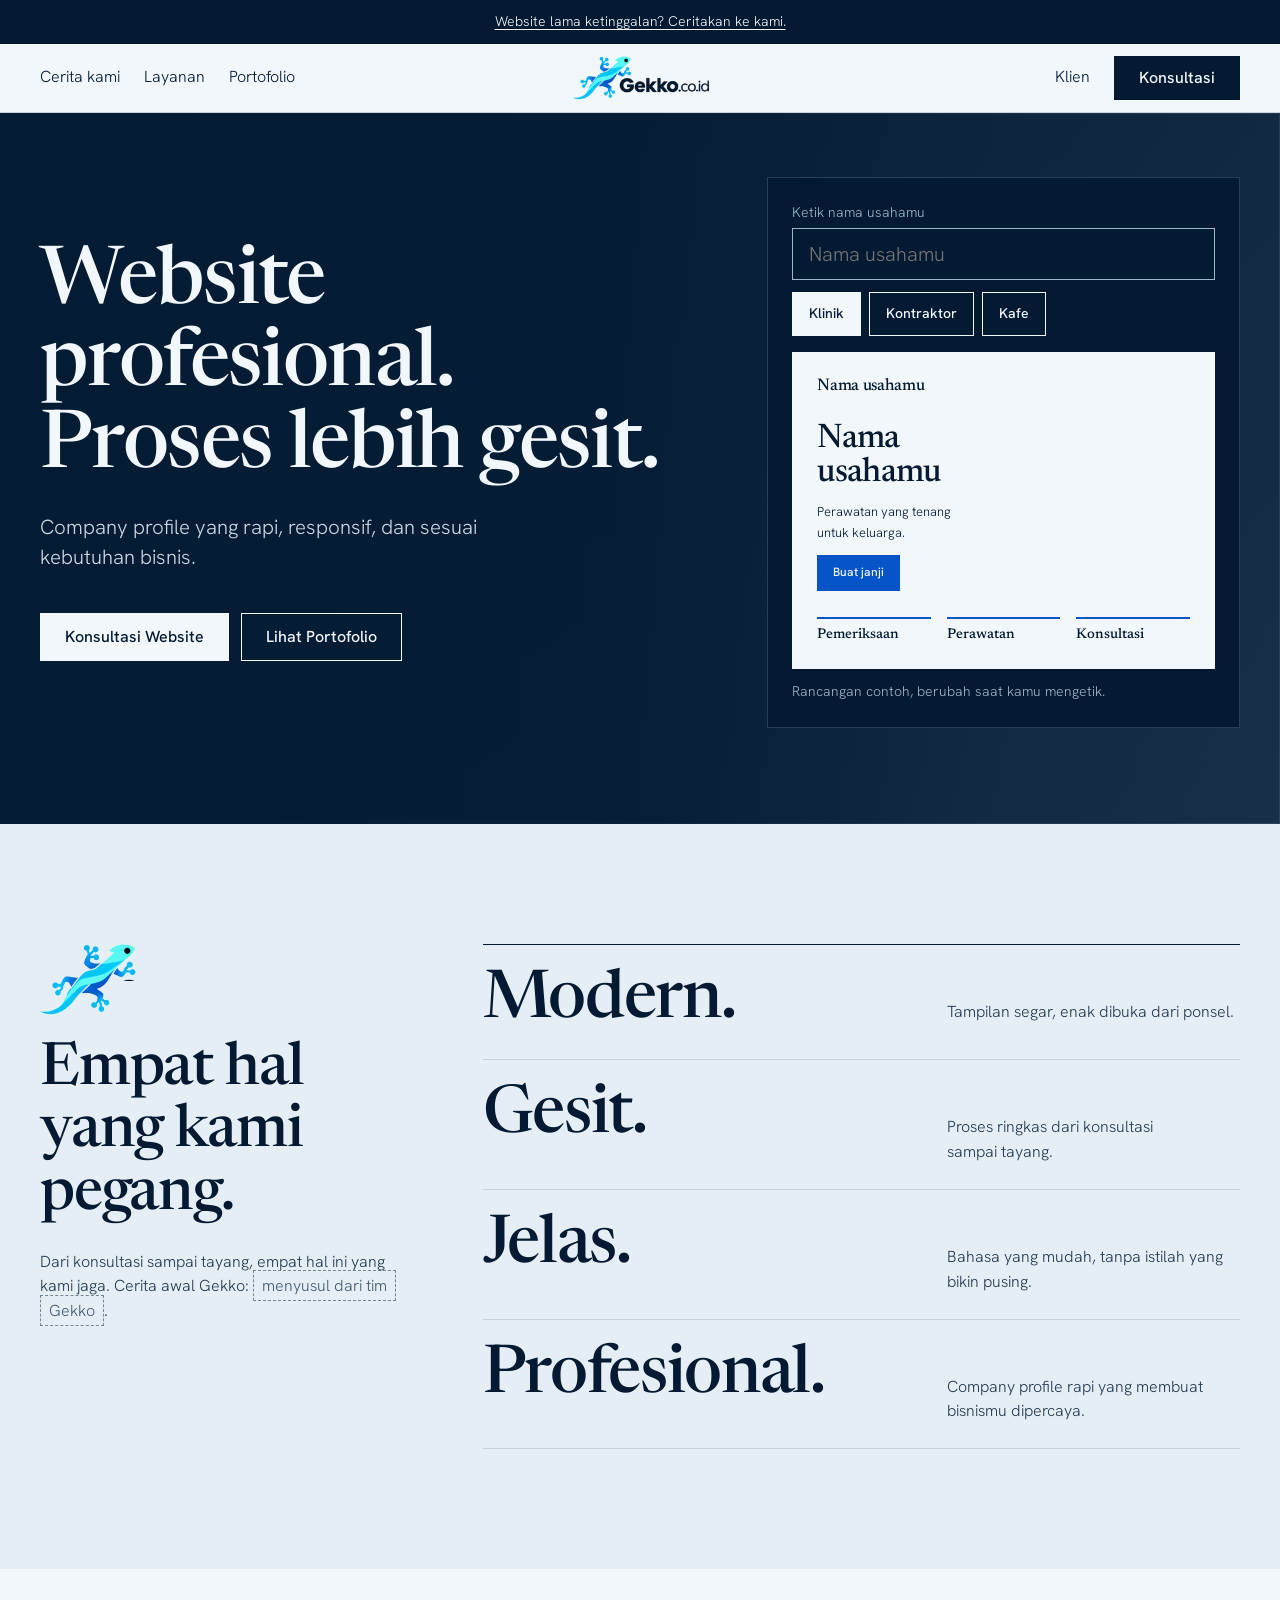
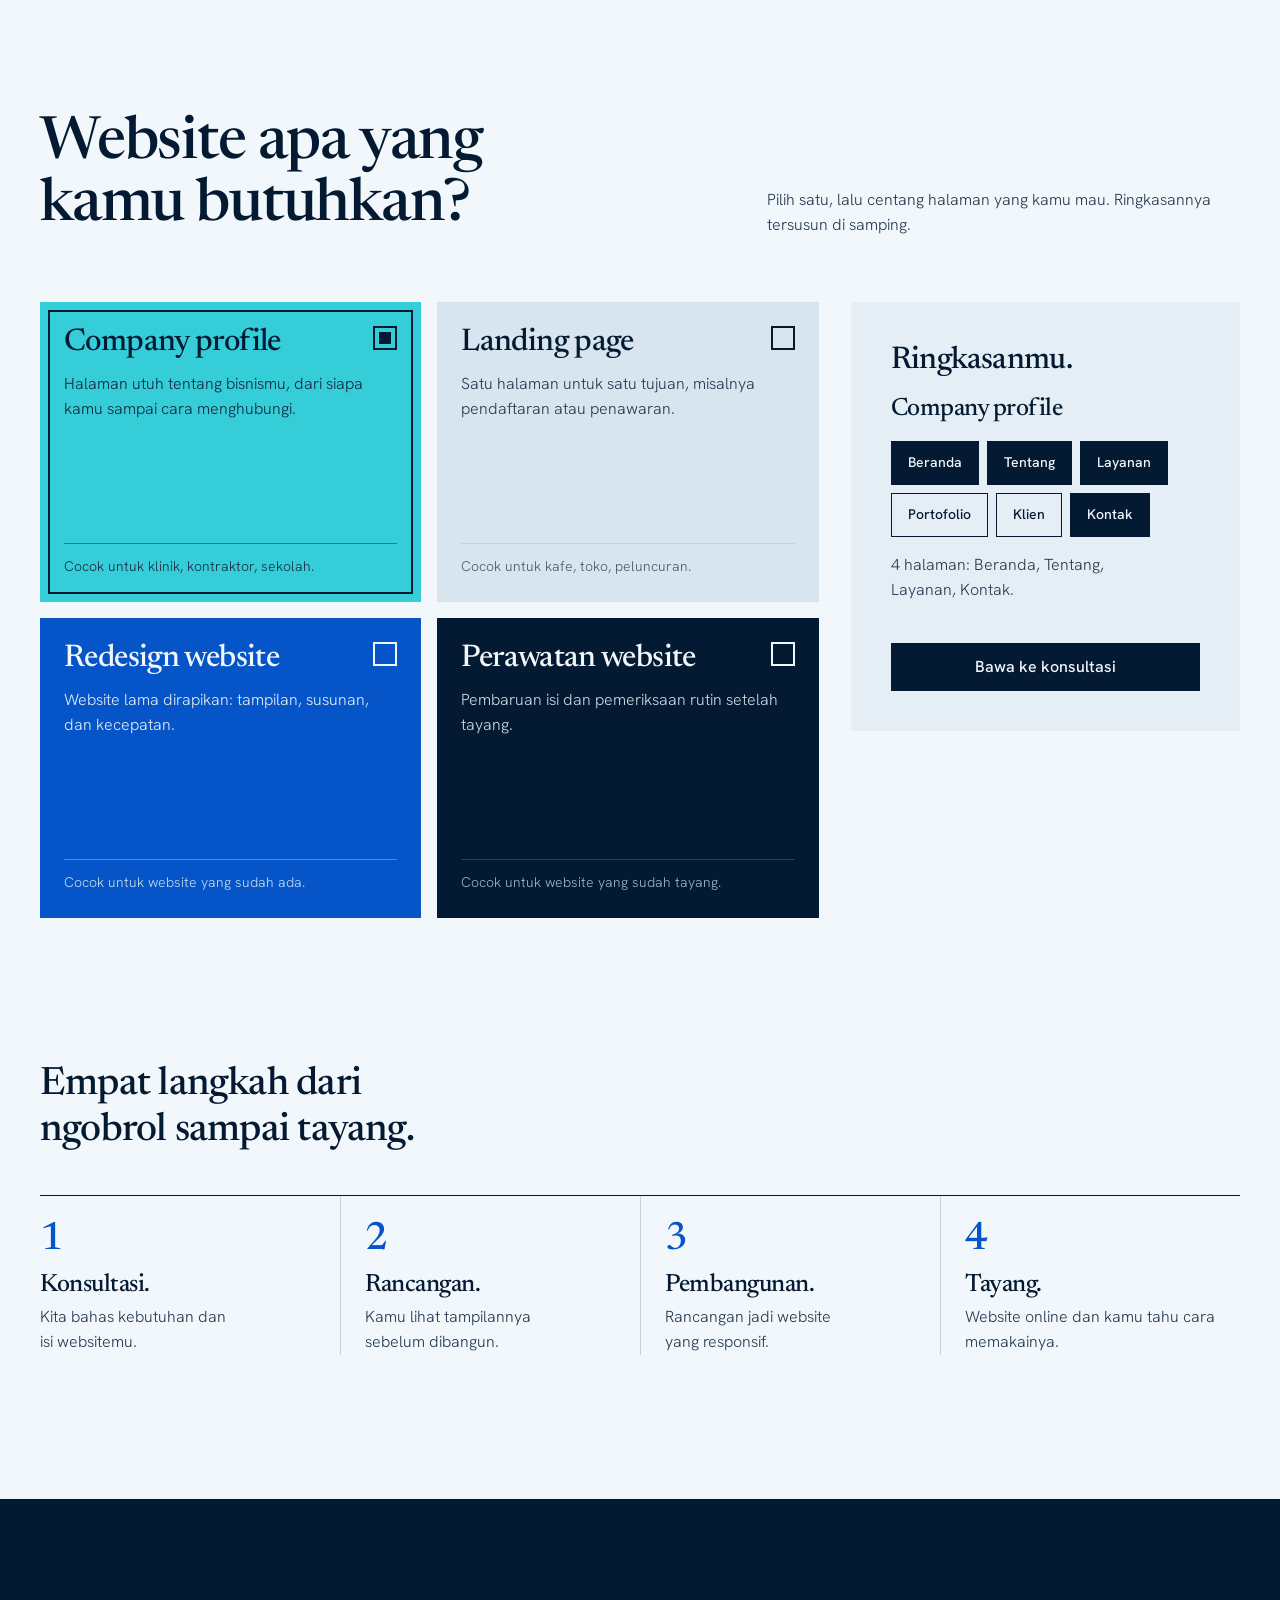
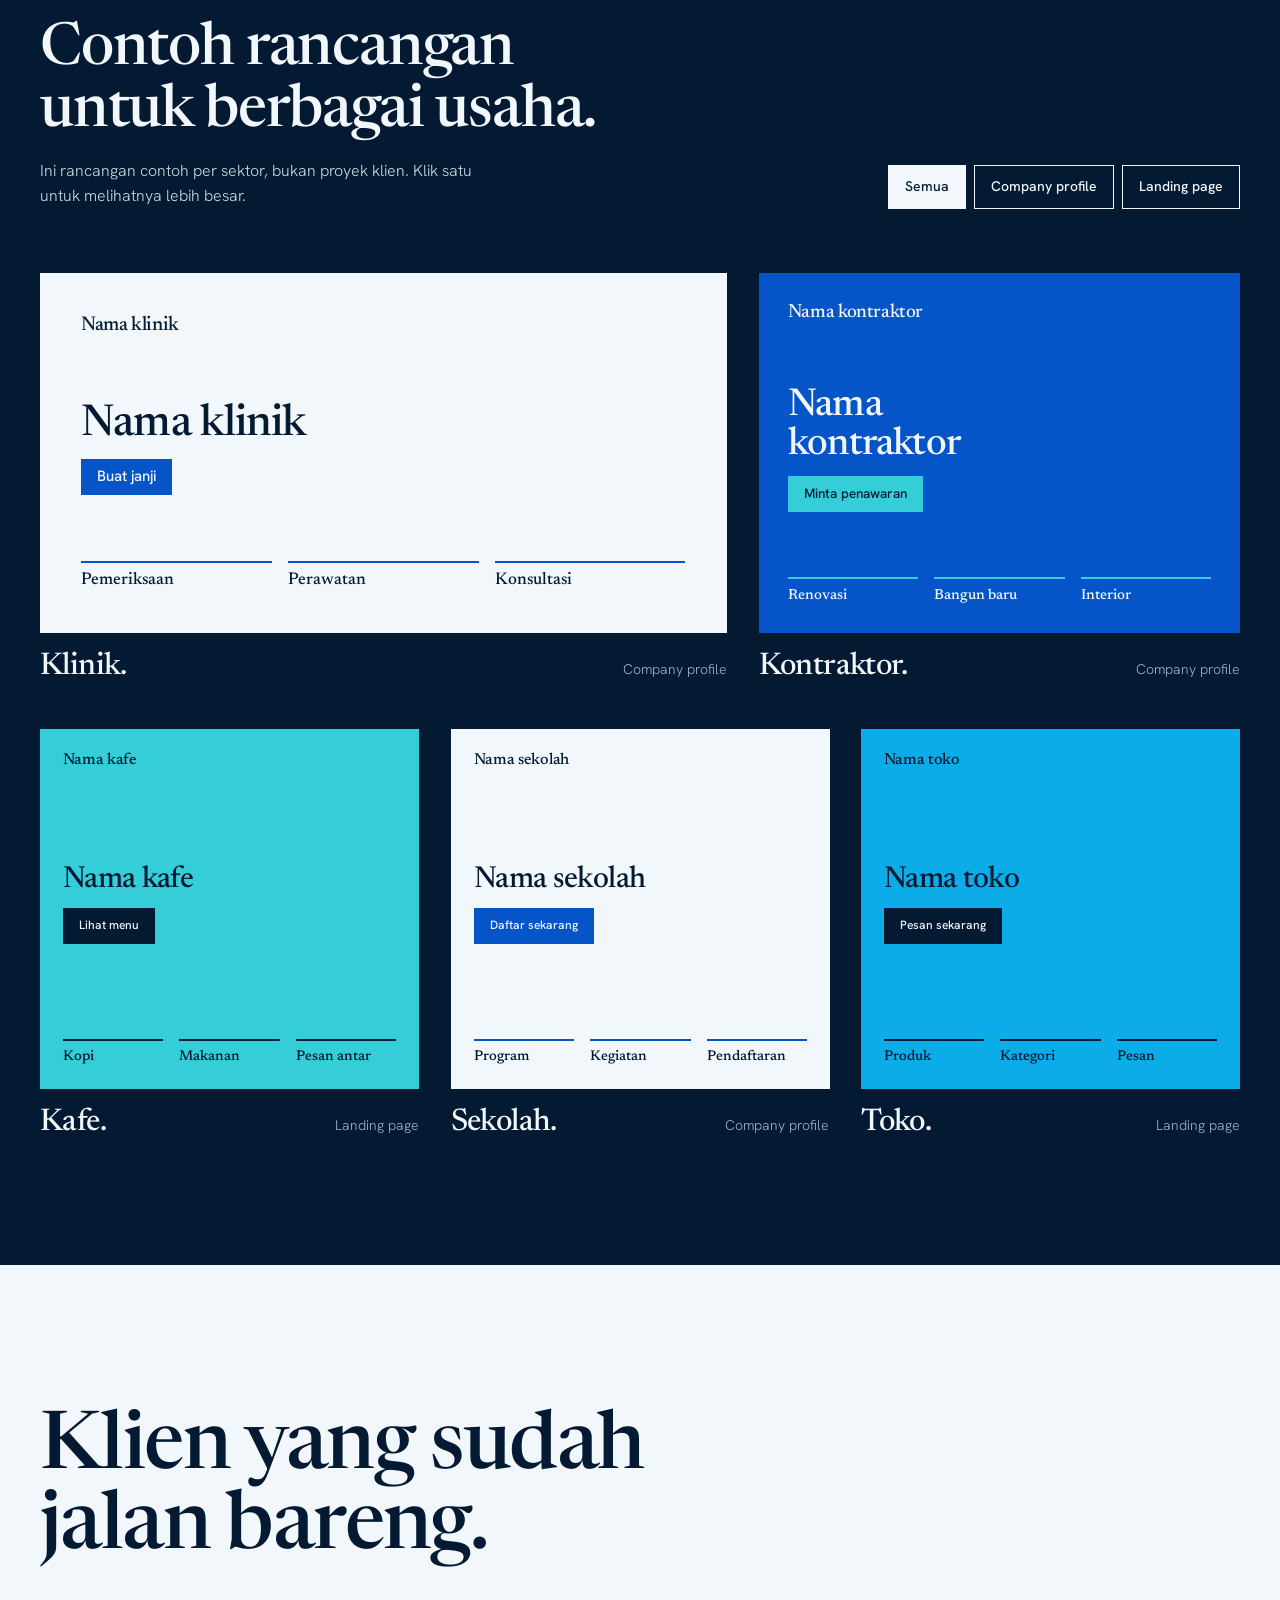
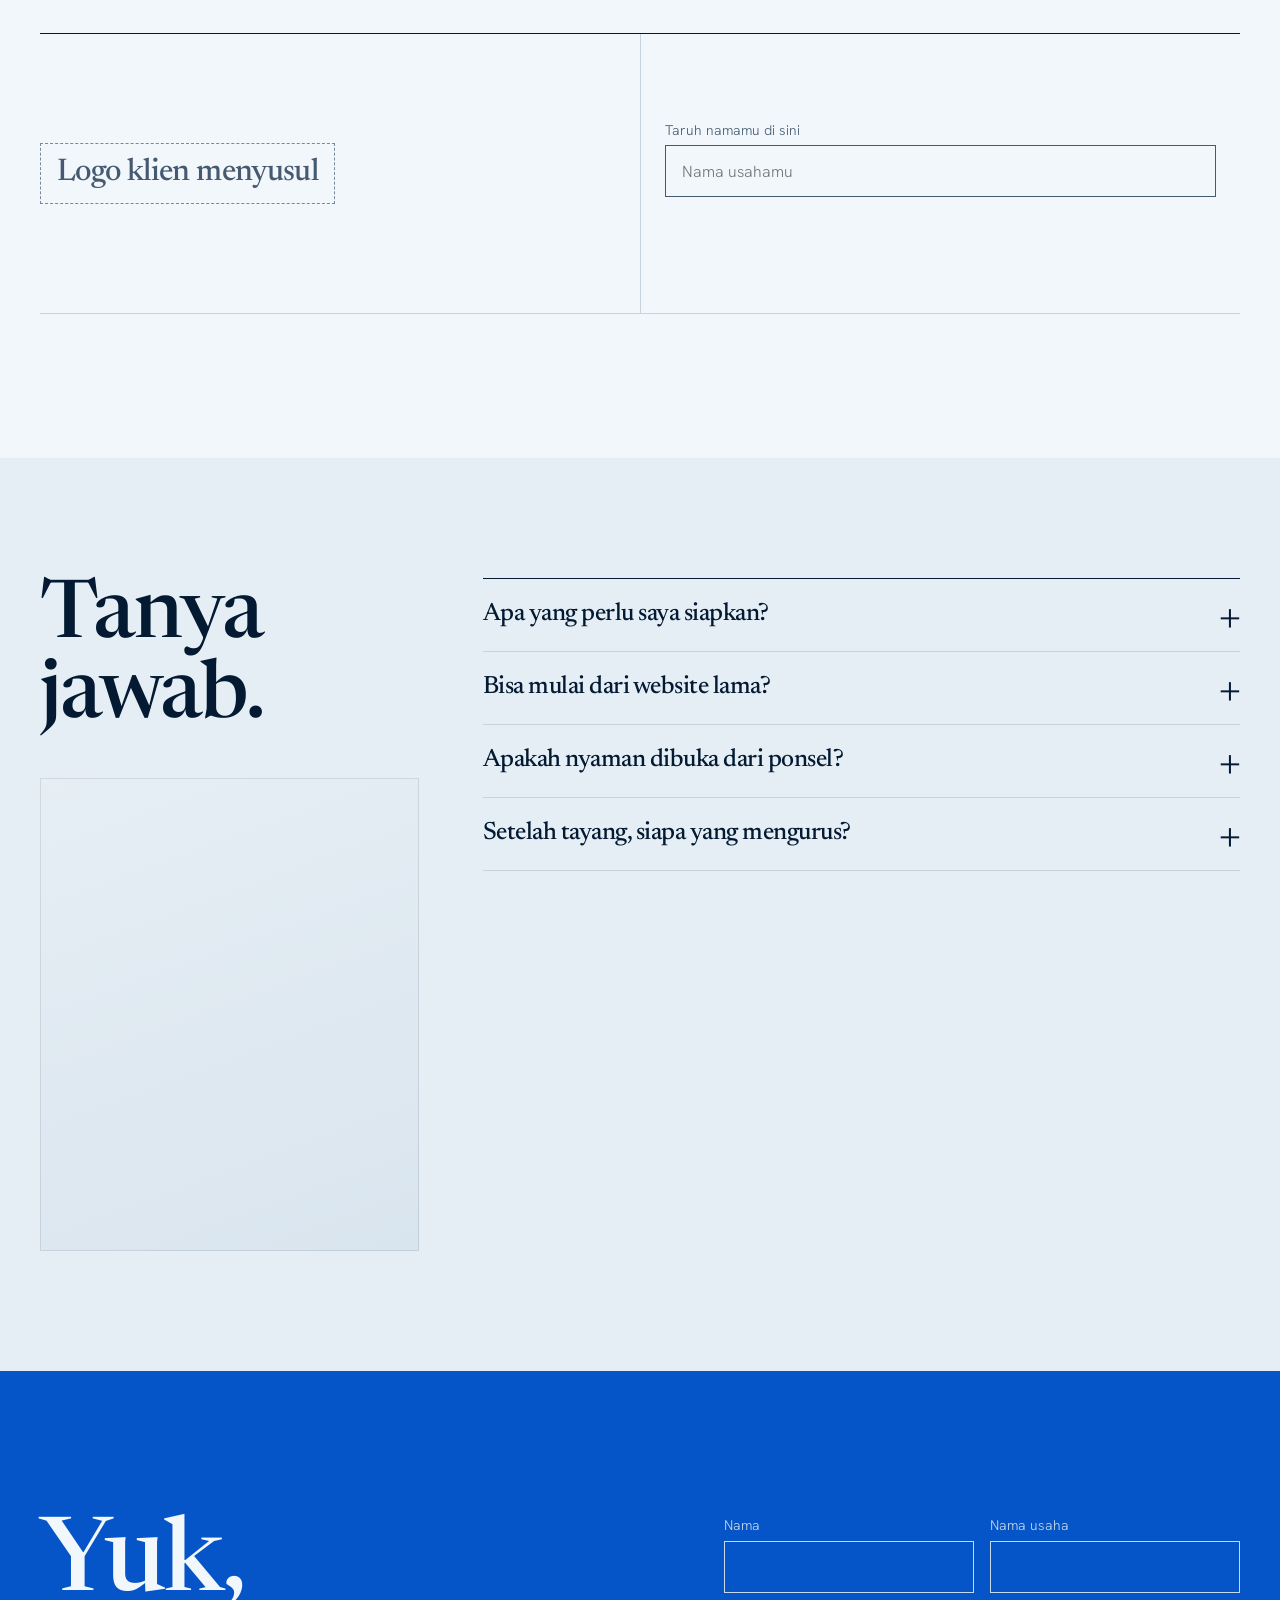
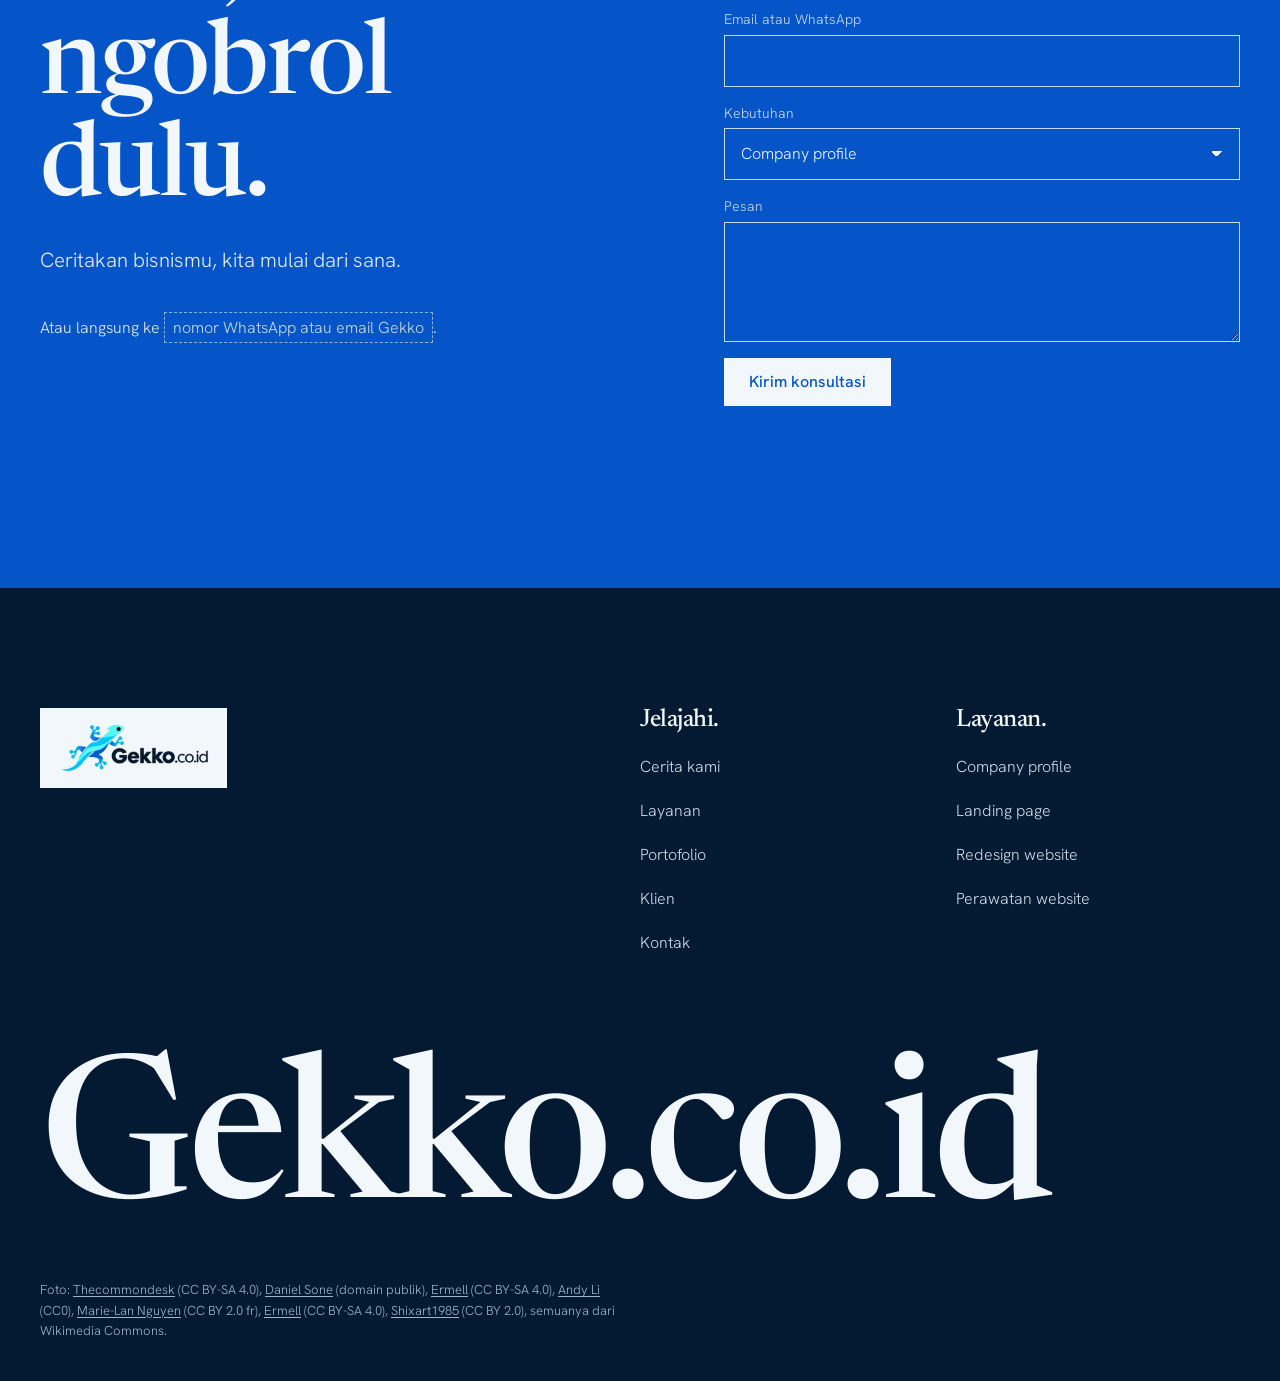
<file: referensi1.html>
<!doctype html>
<html lang="id">
<head>
<meta charset="utf-8">
<meta name="viewport" content="width=device-width, initial-scale=1">
<title>Gekko.co.id | Website profesional, proses lebih gesit</title>
<meta name="description" content="Gekko.co.id membuat company profile dan landing page yang rapi, responsif, dan sesuai kebutuhan bisnis.">
<link rel="icon" href="assets/mark.png" type="image/png">
<link rel="preconnect" href="https://fonts.googleapis.com">
<link rel="preconnect" href="https://fonts.gstatic.com" crossorigin>
<link href="https://fonts.googleapis.com/css2?family=Hanken+Grotesk:wght@300;500&family=Newsreader:opsz,wght@6..72,500&display=swap" rel="stylesheet">
<link rel="stylesheet" href="styles.css">
<script>document.documentElement.classList.add('js');</script>
</head>
<body>
<a class="skip" href="#main">Lewati ke isi</a>

<div class="bar field field-navy"><a href="#kontak">Website lama ketinggalan? Ceritakan ke kami.</a></div>

<header class="head">
  <nav class="dock" aria-label="Utama" data-dock>
    <a class="dock__logo" href="#beranda" aria-label="Gekko.co.id, ke beranda"><img src="assets/logo.png" width="470" height="170" alt="Gekko.co.id"></a>
    <button class="dock__menu" type="button" aria-expanded="false" aria-controls="dock-links" data-menu>Menu</button>
    <div class="dock__panel" id="dock-links">
      <ul class="dock__l" role="list">
        <li><a href="#cerita">Cerita kami</a></li>
        <li><a href="#layanan">Layanan</a></li>
        <li><a href="#portofolio">Portofolio</a></li>
      </ul>
      <div class="dock__r">
        <ul role="list"><li><a href="#klien">Klien</a></li></ul>
        <a class="btn btn--sm" href="#kontak">Konsultasi</a>
      </div>
    </div>
  </nav>
</header>

<main id="main">

<section id="beranda" class="hero field field-navy" aria-labelledby="judul">
  <figure class="hero__photo" data-slot="hero-photo" data-alt="Orang bekerja dengan laptop di ruang kerja bersama yang terang">
    <img src="https://upload.wikimedia.org/wikipedia/commons/thumb/3/3a/CM_Deep_Ellum_12122018-28_%281%29.jpg/1280px-CM_Deep_Ellum_12122018-28_%281%29.jpg" srcset="https://upload.wikimedia.org/wikipedia/commons/thumb/3/3a/CM_Deep_Ellum_12122018-28_%281%29.jpg/960px-CM_Deep_Ellum_12122018-28_%281%29.jpg 960w, https://upload.wikimedia.org/wikipedia/commons/thumb/3/3a/CM_Deep_Ellum_12122018-28_%281%29.jpg/1280px-CM_Deep_Ellum_12122018-28_%281%29.jpg 1280w, https://upload.wikimedia.org/wikipedia/commons/thumb/3/3a/CM_Deep_Ellum_12122018-28_%281%29.jpg/1920px-CM_Deep_Ellum_12122018-28_%281%29.jpg 1920w" sizes="100vw" width="5472" height="3648" alt="Orang bekerja dengan laptop di ruang kerja bersama yang terang" fetchpriority="high">
  </figure>
  <div class="container hero__grid">
    <div class="hero__head">
      <h1 id="judul"><span>Website profesional.</span> <span>Proses lebih gesit.</span></h1>
      <p class="lead">Company profile yang rapi, responsif, dan sesuai kebutuhan bisnis.</p>
      <div class="actions">
        <a class="btn" href="#kontak">Konsultasi Website</a>
        <a class="btn btn--quiet" href="#portofolio">Lihat Portofolio</a>
      </div>
    </div>
    <div class="hero__visual field field-navy">
      <form class="try" data-try onsubmit="return false">
        <label class="field-input" for="nama-usaha"><span>Ketik nama usahamu</span>
          <input id="nama-usaha" name="nama-usaha" type="text" autocomplete="organization" maxlength="40" placeholder="Nama usahamu" data-try-name>
        </label>
        <fieldset class="chips" data-try-sector>
          <legend class="visually-hidden">Jenis usaha</legend>
          <input type="radio" name="sektor" id="s-klinik" value="klinik" checked><label for="s-klinik">Klinik</label>
          <input type="radio" name="sektor" id="s-kontraktor" value="kontraktor"><label for="s-kontraktor">Kontraktor</label>
          <input type="radio" name="sektor" id="s-kafe" value="kafe"><label for="s-kafe">Kafe</label>
        </fieldset>
      </form>
      <figure class="hero__fig" aria-label="Contoh tampilan company profile yang berubah mengikuti nama usahamu">
        <div class="hero__slot" data-slot="hero-preview" data-kind="product" data-alt="Tangkapan layar website company profile buatan Gekko">
          <div class="pv" data-pv data-scheme="mist" aria-hidden="true">
            <div class="pv__bar"><span class="pv__brand" data-pv-brand>Nama usahamu</span><span class="pv__links" data-pv-links><span>Layanan</span><span>Dokter</span><span>Kontak</span></span></div>
            <div class="pv__main"><p class="pv__h" data-pv-h>Nama usahamu</p><p class="pv__sub" data-pv-sub>Perawatan yang tenang untuk keluarga.</p><span class="pv__btn" data-pv-cta>Buat janji</span></div>
            <ul class="pv__cards" data-pv-cards><li>Pemeriksaan</li><li>Perawatan</li><li>Konsultasi</li></ul>
            <img class="pv__photo" data-pv-photo src="https://upload.wikimedia.org/wikipedia/commons/thumb/e/e4/Stethoscope_and_Laptop_Computer_-_Nci-vol-9713-300.jpg/1280px-Stethoscope_and_Laptop_Computer_-_Nci-vol-9713-300.jpg" width="1280" height="853" alt="">
          </div>
        </div>
        <figcaption class="hero__cap">Rancangan contoh, berubah saat kamu mengetik.</figcaption>
      </figure>
    </div>
  </div>
</section>

<section id="cerita" class="story" aria-labelledby="h-cerita">
  <div class="container story__grid">
    <div class="story__head">
      <img class="story__mark" src="assets/mark.png" width="191" height="142" alt="">
      <h2 id="h-cerita" data-reveal>Empat hal yang kami pegang.</h2>
      <p class="story__note">Dari konsultasi sampai tayang, empat hal ini yang kami jaga. Cerita awal Gekko: <span class="fill" data-fill="cerita">menyusul dari tim Gekko</span>.</p>
    </div>
    <ol class="values">
      <li class="value"><h3>Modern</h3><p>Tampilan segar, enak dibuka dari ponsel.</p></li>
      <li class="value"><h3>Gesit</h3><p>Proses ringkas dari konsultasi sampai tayang.</p></li>
      <li class="value"><h3>Jelas</h3><p>Bahasa yang mudah, tanpa istilah yang bikin pusing.</p></li>
      <li class="value"><h3>Profesional</h3><p>Company profile rapi yang membuat bisnismu dipercaya.</p></li>
    </ol>
  </div>
</section>

<section id="layanan" class="services" aria-labelledby="h-layanan">
  <div class="container">
    <div class="services__head">
      <h2 id="h-layanan" data-reveal>Website apa yang kamu butuhkan?</h2>
      <p class="services__note">Pilih satu, lalu centang halaman yang kamu mau. Ringkasannya tersusun di samping.</p>
    </div>
    <div class="services__grid">
      <fieldset class="svc-list" data-svc>
        <legend class="visually-hidden">Layanan</legend>
        <div class="svc field field-turq"><input type="radio" name="layanan" id="l1" value="Company profile" checked><label for="l1"><span class="svc__t">Company profile</span><span class="svc__d">Halaman utuh tentang bisnismu, dari siapa kamu sampai cara menghubungi.</span><span class="svc__f">Cocok untuk klinik, kontraktor, sekolah.</span><span class="svc__tick" aria-hidden="true"></span></label></div>
        <div class="svc svc--soft field"><input type="radio" name="layanan" id="l2" value="Landing page"><label for="l2"><span class="svc__t">Landing page</span><span class="svc__d">Satu halaman untuk satu tujuan, misalnya pendaftaran atau penawaran.</span><span class="svc__f">Cocok untuk kafe, toko, peluncuran.</span><span class="svc__tick" aria-hidden="true"></span></label></div>
        <div class="svc field field-blue"><input type="radio" name="layanan" id="l3" value="Redesign website"><label for="l3"><span class="svc__t">Redesign website</span><span class="svc__d">Website lama dirapikan: tampilan, susunan, dan kecepatan.</span><span class="svc__f">Cocok untuk website yang sudah ada.</span><span class="svc__tick" aria-hidden="true"></span></label></div>
        <div class="svc field field-navy"><input type="radio" name="layanan" id="l4" value="Perawatan website"><label for="l4"><span class="svc__t">Perawatan website</span><span class="svc__d">Pembaruan isi dan pemeriksaan rutin setelah tayang.</span><span class="svc__f">Cocok untuk website yang sudah tayang.</span><span class="svc__tick" aria-hidden="true"></span></label></div>
      </fieldset>
      <aside class="sum" aria-label="Ringkasan pilihanmu" data-sum>
        <h3>Ringkasanmu</h3>
        <p class="sum__line" data-sum-line aria-live="polite">Company profile</p>
        <fieldset class="chips" data-pages>
          <legend class="visually-hidden">Halaman yang kamu mau</legend>
          <input type="checkbox" name="halaman" id="p1" value="Beranda" checked><label for="p1">Beranda</label>
          <input type="checkbox" name="halaman" id="p2" value="Tentang" checked><label for="p2">Tentang</label>
          <input type="checkbox" name="halaman" id="p3" value="Layanan" checked><label for="p3">Layanan</label>
          <input type="checkbox" name="halaman" id="p4" value="Portofolio"><label for="p4">Portofolio</label>
          <input type="checkbox" name="halaman" id="p5" value="Klien"><label for="p5">Klien</label>
          <input type="checkbox" name="halaman" id="p6" value="Kontak" checked><label for="p6">Kontak</label>
        </fieldset>
        <p class="sum__pages" data-sum-pages aria-live="polite">4 halaman: Beranda, Tentang, Layanan, Kontak.</p>
        <a class="btn" href="#kontak" data-carry>Bawa ke konsultasi</a>
      </aside>
    </div>
    <h3 class="steps__h">Empat langkah dari ngobrol sampai tayang.</h3>
    <ol class="steps">
      <li><h3>Konsultasi</h3><p>Kita bahas kebutuhan dan isi websitemu.</p></li>
      <li><h3>Rancangan</h3><p>Kamu lihat tampilannya sebelum dibangun.</p></li>
      <li><h3>Pembangunan</h3><p>Rancangan jadi website yang responsif.</p></li>
      <li><h3>Tayang</h3><p>Website online dan kamu tahu cara memakainya.</p></li>
    </ol>
  </div>
</section>

<section id="portofolio" class="work field field-navy" aria-labelledby="h-work">
  <div class="container">
    <div class="work__head">
      <div>
        <h2 id="h-work" data-reveal>Contoh rancangan untuk berbagai usaha.</h2>
        <p class="work__note">Ini rancangan contoh per sektor, bukan proyek klien. Klik satu untuk melihatnya lebih besar.</p>
      </div>
      <fieldset class="chips" data-filter>
        <legend class="visually-hidden">Saring contoh</legend>
        <input type="radio" name="saring" id="f0" value="" checked><label for="f0">Semua</label>
        <input type="radio" name="saring" id="f1" value="Company profile"><label for="f1">Company profile</label>
        <input type="radio" name="saring" id="f2" value="Landing page"><label for="f2">Landing page</label>
      </fieldset>
    </div>
    <ul class="grid-work" data-grid>
      <li data-kind="Company profile">
        <div class="card" data-card data-title="Klinik" data-kind-label="Company profile">
          <div class="card__slot" data-slot="project-klinik" data-kind="product" data-alt="Tangkapan layar website klinik buatan Gekko">
            <div class="pv pv--compact" data-scheme="mist" aria-hidden="true">
              <div class="pv__bar"><span class="pv__brand">Nama klinik</span><span class="pv__links"><span>Layanan</span><span>Dokter</span><span>Kontak</span></span></div>
              <div class="pv__main"><p class="pv__h">Nama klinik</p><p class="pv__sub">Perawatan yang tenang untuk keluarga.</p><span class="pv__btn">Buat janji</span></div>
              <ul class="pv__cards"><li>Pemeriksaan</li><li>Perawatan</li><li>Konsultasi</li></ul>
              <img class="pv__photo" src="https://upload.wikimedia.org/wikipedia/commons/thumb/e/e4/Stethoscope_and_Laptop_Computer_-_Nci-vol-9713-300.jpg/1280px-Stethoscope_and_Laptop_Computer_-_Nci-vol-9713-300.jpg" width="1280" height="853" alt="" loading="lazy">
            </div>
          </div>
          <span class="card__meta"><button class="card__t" type="button" aria-label="Buka contoh rancangan Klinik">Klinik.</button><span class="card__k">Company profile</span></span>
        </div>
      </li>
      <li data-kind="Company profile">
        <div class="card" data-card data-title="Kontraktor" data-kind-label="Company profile">
          <div class="card__slot" data-slot="project-kontraktor" data-kind="product" data-alt="Tangkapan layar website kontraktor buatan Gekko">
            <div class="pv pv--compact" data-scheme="blue" aria-hidden="true">
              <div class="pv__bar"><span class="pv__brand">Nama kontraktor</span><span class="pv__links"><span>Layanan</span><span>Proyek</span><span>Kontak</span></span></div>
              <div class="pv__main"><p class="pv__h">Nama kontraktor</p><p class="pv__sub">Pembangunan yang terencana, hasil yang rapi.</p><span class="pv__btn">Minta penawaran</span></div>
              <ul class="pv__cards"><li>Renovasi</li><li>Bangun baru</li><li>Interior</li></ul>
              <img class="pv__photo" src="https://upload.wikimedia.org/wikipedia/commons/thumb/4/46/Hallstadt_Bahnhof_ABS_N%C3%BCrnberg-Ebensfeld-20210328-RM-111554.jpg/1280px-Hallstadt_Bahnhof_ABS_N%C3%BCrnberg-Ebensfeld-20210328-RM-111554.jpg" width="1280" height="960" alt="" loading="lazy">
            </div>
          </div>
          <span class="card__meta"><button class="card__t" type="button" aria-label="Buka contoh rancangan Kontraktor">Kontraktor.</button><span class="card__k">Company profile</span></span>
        </div>
      </li>
      <li data-kind="Landing page">
        <div class="card" data-card data-title="Kafe" data-kind-label="Landing page">
          <div class="card__slot" data-slot="project-kafe" data-kind="product" data-alt="Tangkapan layar website kafe buatan Gekko">
            <div class="pv pv--compact" data-scheme="turq" aria-hidden="true">
              <div class="pv__bar"><span class="pv__brand">Nama kafe</span><span class="pv__links"><span>Menu</span><span>Cerita</span><span>Lokasi</span></span></div>
              <div class="pv__main"><p class="pv__h">Nama kafe</p><p class="pv__sub">Kopi enak, tempat yang nyaman.</p><span class="pv__btn">Lihat menu</span></div>
              <ul class="pv__cards"><li>Kopi</li><li>Makanan</li><li>Pesan antar</li></ul>
              <img class="pv__photo" src="https://upload.wikimedia.org/wikipedia/commons/thumb/0/0f/Almond_croissant_-_Workshop_Coffee_Lab_2025-06-27.jpg/1280px-Almond_croissant_-_Workshop_Coffee_Lab_2025-06-27.jpg" width="1280" height="964" alt="" loading="lazy">
            </div>
          </div>
          <span class="card__meta"><button class="card__t" type="button" aria-label="Buka contoh rancangan Kafe">Kafe.</button><span class="card__k">Landing page</span></span>
        </div>
      </li>
      <li data-kind="Company profile">
        <div class="card" data-card data-title="Sekolah" data-kind-label="Company profile">
          <div class="card__slot" data-slot="project-sekolah" data-kind="product" data-alt="Tangkapan layar website sekolah buatan Gekko">
            <div class="pv pv--compact" data-scheme="mist" aria-hidden="true">
              <div class="pv__bar"><span class="pv__brand">Nama sekolah</span><span class="pv__links"><span>Program</span><span>Guru</span><span>Daftar</span></span></div>
              <div class="pv__main"><p class="pv__h">Nama sekolah</p><p class="pv__sub">Belajar dengan suasana yang hangat.</p><span class="pv__btn">Daftar sekarang</span></div>
              <ul class="pv__cards"><li>Program</li><li>Kegiatan</li><li>Pendaftaran</li></ul>
              <img class="pv__photo" src="https://upload.wikimedia.org/wikipedia/commons/thumb/7/7c/Salle_de_lecture_Bibliotheque_Sainte-Genevieve_n03.jpg/1280px-Salle_de_lecture_Bibliotheque_Sainte-Genevieve_n03.jpg" width="1280" height="850" alt="" loading="lazy">
            </div>
          </div>
          <span class="card__meta"><button class="card__t" type="button" aria-label="Buka contoh rancangan Sekolah">Sekolah.</button><span class="card__k">Company profile</span></span>
        </div>
      </li>
      <li data-kind="Landing page">
        <div class="card" data-card data-title="Toko" data-kind-label="Landing page">
          <div class="card__slot" data-slot="project-toko" data-kind="product" data-alt="Tangkapan layar website toko buatan Gekko">
            <div class="pv pv--compact" data-scheme="cyan" aria-hidden="true">
              <div class="pv__bar"><span class="pv__brand">Nama toko</span><span class="pv__links"><span>Produk</span><span>Cara pesan</span><span>Kontak</span></span></div>
              <div class="pv__main"><p class="pv__h">Nama toko</p><p class="pv__sub">Barang pilihan untuk kebutuhan harian.</p><span class="pv__btn">Pesan sekarang</span></div>
              <ul class="pv__cards"><li>Produk</li><li>Kategori</li><li>Pesan</li></ul>
              <img class="pv__photo" src="https://upload.wikimedia.org/wikipedia/commons/thumb/9/95/D%C3%B6rfleins_T%C3%B6pferei_D%C3%B6ppmann-20190714-RM-194552.jpg/1280px-D%C3%B6rfleins_T%C3%B6pferei_D%C3%B6ppmann-20190714-RM-194552.jpg" width="1280" height="812" alt="" loading="lazy">
            </div>
          </div>
          <span class="card__meta"><button class="card__t" type="button" aria-label="Buka contoh rancangan Toko">Toko.</button><span class="card__k">Landing page</span></span>
        </div>
      </li>
    </ul>
  </div>
</section>

<section id="klien" class="clients" aria-labelledby="h-klien">
  <div class="container">
    <h2 id="h-klien" data-reveal>Klien yang sudah jalan bareng.</h2>
    <ul class="wall" data-wall>
      <li class="wall__fill"><span class="fill" data-fill="klien">Logo klien menyusul</span></li>
      <li class="wall__try">
        <form data-wall-form onsubmit="return false">
          <label class="field-input" for="nama-klien"><span>Taruh namamu di sini</span>
            <input id="nama-klien" name="nama-klien" type="text" autocomplete="organization" maxlength="30" placeholder="Nama usahamu">
          </label>
          <p class="help" data-wall-help aria-live="polite"></p>
        </form>
      </li>
    </ul>
  </div>
</section>

<section id="tanya" class="faq" aria-labelledby="h-tanya">
  <div class="container faq__grid">
    <div class="faq__head">
      <h2 id="h-tanya" data-reveal>Tanya jawab.</h2>
      <figure class="faq__photo" data-slot="faq-photo" data-alt="Tangan menulis catatan di buku di meja kerja">
        <img src="https://upload.wikimedia.org/wikipedia/commons/thumb/d/d2/Writing_in_a_notebook_with_a_feather_pen_while_enjoying_coffee_at_a_desk_surrounded_by_flowers.jpg/1280px-Writing_in_a_notebook_with_a_feather_pen_while_enjoying_coffee_at_a_desk_surrounded_by_flowers.jpg" srcset="https://upload.wikimedia.org/wikipedia/commons/thumb/d/d2/Writing_in_a_notebook_with_a_feather_pen_while_enjoying_coffee_at_a_desk_surrounded_by_flowers.jpg/960px-Writing_in_a_notebook_with_a_feather_pen_while_enjoying_coffee_at_a_desk_surrounded_by_flowers.jpg 960w, https://upload.wikimedia.org/wikipedia/commons/thumb/d/d2/Writing_in_a_notebook_with_a_feather_pen_while_enjoying_coffee_at_a_desk_surrounded_by_flowers.jpg/1280px-Writing_in_a_notebook_with_a_feather_pen_while_enjoying_coffee_at_a_desk_surrounded_by_flowers.jpg 1280w" sizes="(min-width: 60rem) 30vw, 100vw" width="6016" height="4016" alt="Tangan menulis catatan di buku di meja kerja" loading="lazy" style="object-position: 40% 50%">
      </figure>
    </div>
    <div class="faq__list">
      <details><summary>Apa yang perlu saya siapkan?</summary><p>Logo, foto, dan gambaran isi tiap halaman. Belum lengkap juga tidak apa-apa, kita susun bareng saat konsultasi.</p></details>
      <details><summary>Bisa mulai dari website lama?</summary><p>Bisa. Layanan redesign merapikan tampilan, susunan, dan kecepatan website yang sudah ada.</p></details>
      <details><summary>Apakah nyaman dibuka dari ponsel?</summary><p>Ya. Setiap rancangan dibuat responsif, jadi enak dibuka dari ponsel maupun komputer.</p></details>
      <details><summary>Setelah tayang, siapa yang mengurus?</summary><p>Ada layanan perawatan: pembaruan isi dan pemeriksaan rutin, supaya websitemu tetap segar.</p></details>
    </div>
  </div>
</section>

<section id="kontak" class="contact field field-blue" aria-labelledby="h-kontak">
  <div class="container contact__grid">
    <div>
      <h2 id="h-kontak" data-reveal>Yuk, ngobrol dulu.</h2>
      <p class="lead">Ceritakan bisnismu, kita mulai dari sana.</p>
      <p class="contact__alt">Atau langsung ke <span class="fill" data-fill="kontak">nomor WhatsApp atau email Gekko</span>.</p>
    </div>
    <form class="form" data-form data-endpoint="" novalidate>
      <div class="form__row">
        <label class="field-input" for="f-nama"><span>Nama</span><input id="f-nama" name="nama" type="text" autocomplete="name" required></label>
        <label class="field-input" for="f-usaha"><span>Nama usaha</span><input id="f-usaha" name="usaha" type="text" autocomplete="organization"></label>
      </div>
      <label class="field-input" for="f-kontak"><span>Email atau WhatsApp</span><input id="f-kontak" name="kontak" type="text" inputmode="email" autocomplete="email" required></label>
      <label class="field-input" for="f-butuh"><span>Kebutuhan</span>
        <select id="f-butuh" name="kebutuhan"><option>Company profile</option><option>Landing page</option><option>Redesign website</option><option>Perawatan website</option><option>Belum yakin</option></select>
      </label>
      <label class="field-input" for="f-pesan"><span>Pesan</span><textarea id="f-pesan" name="pesan" rows="4"></textarea></label>
      <div class="actions"><button class="btn" type="submit">Kirim konsultasi</button></div>
      <p class="help" id="form-help" data-form-help aria-live="polite"></p>
    </form>
  </div>
</section>
</main>

<footer class="foot field field-navy">
  <div class="container">
    <div class="foot__grid">
      <a class="foot__plate" href="#beranda" aria-label="Gekko.co.id, kembali ke atas"><img src="assets/logo.png" width="470" height="170" alt="Gekko.co.id"></a>
      <nav class="foot__col" aria-label="Jelajahi">
        <h2 class="foot__h">Jelajahi.</h2>
        <ul role="list">
          <li><a href="#cerita">Cerita kami</a></li>
          <li><a href="#layanan">Layanan</a></li>
          <li><a href="#portofolio">Portofolio</a></li>
          <li><a href="#klien">Klien</a></li>
          <li><a href="#kontak">Kontak</a></li>
        </ul>
      </nav>
      <nav class="foot__col" aria-label="Layanan">
        <h2 class="foot__h">Layanan.</h2>
        <ul role="list">
          <li><a href="#layanan">Company profile</a></li>
          <li><a href="#layanan">Landing page</a></li>
          <li><a href="#layanan">Redesign website</a></li>
          <li><a href="#layanan">Perawatan website</a></li>
        </ul>
      </nav>
    </div>
    <p class="foot__word" aria-hidden="true">Gekko.co.id</p>
    <p class="foot__credits" data-credits>Foto: <a href="https://commons.wikimedia.org/wiki/File:CM_Deep_Ellum_12122018-28_(1).jpg">Thecommondesk</a> (CC BY-SA 4.0), <a href="https://commons.wikimedia.org/wiki/File:Stethoscope_and_Laptop_Computer_-_Nci-vol-9713-300.jpg">Daniel Sone</a> (domain publik), <a href="https://commons.wikimedia.org/wiki/File:Hallstadt_Bahnhof_ABS_N%C3%BCrnberg-Ebensfeld-20210328-RM-111554.jpg">Ermell</a> (CC BY-SA 4.0), <a href="https://commons.wikimedia.org/wiki/File:Almond_croissant_-_Workshop_Coffee_Lab_2025-06-27.jpg">Andy Li</a> (CC0), <a href="https://commons.wikimedia.org/wiki/File:Salle_de_lecture_Bibliotheque_Sainte-Genevieve_n03.jpg">Marie-Lan Nguyen</a> (CC BY 2.0 fr), <a href="https://commons.wikimedia.org/wiki/File:D%C3%B6rfleins_T%C3%B6pferei_D%C3%B6ppmann-20190714-RM-194552.jpg">Ermell</a> (CC BY-SA 4.0), <a href="https://commons.wikimedia.org/wiki/File:Writing_in_a_notebook_with_a_feather_pen_while_enjoying_coffee_at_a_desk_surrounded_by_flowers.jpg">Shixart1985</a> (CC BY 2.0), semuanya dari Wikimedia Commons.</p>
  </div>
</footer>

<dialog class="detail" id="detail" aria-labelledby="detail-title" data-detail>
  <div class="detail__slot" data-slot="detail-preview" data-kind="product" data-alt="Tangkapan layar contoh rancangan yang dipilih"></div>
  <div class="detail__foot">
    <h3 id="detail-title" data-detail-title>Contoh rancangan</h3>
    <div class="actions">
      <a class="btn" href="#kontak" data-detail-use>Mau yang seperti ini</a>
      <button class="btn btn--quiet" type="button" data-detail-close>Tutup</button>
    </div>
  </div>
</dialog>

<script>window.hallmarkSlots = (m) => { for (const [k, v] of Object.entries(m)) { const s = document.querySelector(`[data-slot="${k}"]`); if (!s) continue; const im = new Image(); im.src = typeof v === 'string' ? v : v.src; im.alt = (typeof v === 'object' && v.alt) || s.dataset.alt || ''; s.querySelectorAll(':scope > img').forEach((o) => o.remove()); s.prepend(im); } };
document.querySelectorAll('[data-slot] img').forEach((i) => { if (i.complete && !i.naturalWidth) i.remove(); else i.addEventListener('error', () => i.remove(), { once: true }); });</script>
<script src="app.js" defer></script>
</body>
</html>
</file>
<file: styles.css>
/* Hallmark · shape: storefront index, custom · genre: editorial · theme: brand (colours from the user's guideline v1.0; serif display, light sans body and square corners from the user-named reference watchhouse.com) · redesign: full · idea: "Gekko is gesit, so the page proves it: type your business name and a company profile builds around it" · vibe: "santai, gesit, rapi, profesional"
 * paper: oklch(97.4% 0.008 242) · accent: oklch(77.7% 0.122 202) · display: Newsreader · body: Hanken Grotesk · hero: full-bleed coworking photograph under a navy scrim, head left, a navy tile right holding the live preview and its two controls · nav: centred logo, links split either side, sticky · footer: two link columns under the logo, the wordmark set huge · signature: the visitor's own business name typed into a live company-profile preview
 * axes: light/roman-serif/chromatic-cyan · posture: Full palette (mist paper, navy ink and field, turquoise and blue tiles, cyan on navy only) · job: hire (Konsultasi Website) · imagery: photographs, library 7 (hero banner, faq, and one inside each built sample) · brand: Gekko.co.id (spec from the user's guideline) · copy: hero verbatim from the guideline, the rest rewritten at the user's request · contrast: pass · fold: pass · v2.0.0 */
/* Hallmark · pre-emit critique: P4 H4 E4 S4 R4 V4 · weakest: S, a services grid could fit any web studio; led with the visitor's own name in a live preview and kept every fact nobody gave as a text slot */
/* Hallmark · hero-review: in-thread · ship · 0 findings blocking, the navy tile is the one dark mass above the fold and holds the signature */
/* Hallmark · finish-review: in-thread · fix · 4 findings · 4 resolved (card ring faded in, bar line wrapped at 375, thin client section, headings reworded by the added full stops) · gap: no photographs, the reference is image-led and Gekko has none to show yet */
/* Hallmark · dismissed 42 · the header is a centred logo with the links split either side and one button on the right, the reference's arrangement, named in the stamp as nav: centred logo */
/* Hallmark · dismissed 58 · a note on the services screen: the four tiles carry the draft service copy and one line each of who it suits, counted across the sticky summary */
@import url("./tokens.css");
@import url("./base.css");

/* ---------- fields (their role remaps live in tokens.css) ---------- */
.field { background: var(--color-paper); color: var(--color-ink); }
html { scroll-behavior: smooth; }
@media (prefers-reduced-motion: reduce) { html { scroll-behavior: auto; } }
body { font-weight: var(--body-weight); font-synthesis: none; }
h1, h2, h3 { font-synthesis: none; }
main > section { position: relative; }

/* ---------- controls: square, one filled primary ---------- */
.btn { display: inline-flex; align-items: center; justify-content: center; gap: var(--space-xs); min-height: 48px; padding: 0 var(--space-lg); border: 1px solid var(--color-ink); border-radius: var(--radius-input); background: var(--color-ink); color: var(--color-paper); font: 500 var(--text-md)/1 var(--font-body); white-space: nowrap; text-decoration: none; cursor: pointer; transition: background-color var(--dur-short) var(--ease-out), color var(--dur-short) var(--ease-out), transform var(--dur-micro) var(--ease-out); }
.btn:hover { background: var(--color-ink-2); border-color: var(--color-ink-2); }
.btn:active { transform: translateY(1px); }
.btn:disabled, .btn[aria-disabled="true"] { opacity: 0.55; cursor: not-allowed; transform: none; }
.btn[aria-busy="true"] { cursor: progress; }
.btn--quiet { background: transparent; color: var(--color-ink); }
.btn--quiet:hover { background: var(--color-ink); color: var(--color-paper); border-color: var(--color-ink); }
.btn--sm { min-height: 44px; }
@media (prefers-reduced-motion: reduce) { .btn { transition: background-color var(--dur-short) linear, color var(--dur-short) linear; } }
.actions { display: flex; flex-wrap: wrap; gap: var(--space-sm); }

.chips { display: flex; flex-wrap: wrap; gap: var(--space-xs); margin: 0; padding: 0; border: 0; min-width: 0; }
.chips input { position: absolute; opacity: 0; width: 1px; height: 1px; }
.chips label { display: inline-flex; align-items: center; min-height: 44px; padding: 0 var(--space-md); border: 1px solid var(--color-ink); border-radius: var(--radius-input); color: var(--color-ink); font-size: var(--text-sm); font-weight: 500; cursor: pointer; transition: background-color var(--dur-short) var(--ease-out), color var(--dur-short) var(--ease-out); }
.chips label:hover { background: var(--color-paper-3); }
.chips label:active { transform: translateY(1px); }
.chips input:checked + label { background: var(--color-ink); color: var(--color-paper); }
.chips input:focus-visible + label { outline: 2px solid var(--color-focus); outline-offset: 2px; }
.chips input:disabled + label { opacity: 0.55; cursor: not-allowed; }

.field-input { display: grid; gap: var(--space-2xs); min-width: 0; }
.field-input > span { font-size: var(--text-sm); color: var(--color-muted); }
.field-input input, .field-input select, .field-input textarea { width: 100%; min-height: 52px; padding: var(--space-sm) var(--space-md); line-height: 1.25; border: 1px solid var(--color-muted); border-radius: var(--radius-input); background: transparent; color: var(--color-ink); outline: 2px solid transparent; outline-offset: -3px; }
.field-input input, .field-input select { height: 52px; }
.field-input textarea { min-height: 120px; resize: vertical; }
.field-input select { appearance: none; background-image: linear-gradient(45deg, transparent 50%, currentColor 50%), linear-gradient(135deg, currentColor 50%, transparent 50%); background-position: calc(100% - 22px) 50%, calc(100% - 16px) 50%; background-size: 6px 6px, 6px 6px; background-repeat: no-repeat; padding-right: var(--space-xl); }
.field-input select option { color: var(--color-navy); background: var(--color-mist); }
.field-input input:focus-visible, .field-input select:focus-visible, .field-input textarea:focus-visible { outline-color: var(--color-focus); }
.field-input input:disabled { opacity: 0.55; cursor: not-allowed; }
.field-input [aria-invalid="true"] { border-color: var(--color-error); }
.help { min-height: 1lh; font-size: var(--text-sm); color: var(--color-muted); }
.fill { padding: var(--space-2xs) var(--space-xs); border: 1px dashed color-mix(in oklch, var(--color-muted) 70%, transparent); color: var(--color-muted); -webkit-box-decoration-break: clone; box-decoration-break: clone; }
.skip { position: absolute; left: var(--space-md); top: calc(-1 * var(--space-3xl)); z-index: var(--z-toast); padding: var(--space-xs) var(--space-md); background: var(--color-navy); color: var(--color-mist); }
.skip:focus-visible { top: var(--space-md); }

/* ---------- the bar and the header: logo in the centre, links split either side ---------- */
.bar a { display: flex; align-items: center; justify-content: center; min-height: 44px; padding: 0 var(--gutter); color: var(--color-ink); font-size: var(--text-sm); text-align: center; text-decoration: underline; text-underline-offset: 0.2em; }
.bar a:hover { text-decoration-thickness: 2px; }
.head { position: sticky; top: 0; z-index: var(--z-sticky-nav); background: var(--color-paper); border-bottom: 1px solid var(--color-rule); }
.dock { display: grid; grid-template-columns: minmax(0, 1fr) auto minmax(0, 1fr); align-items: center; column-gap: var(--space-lg); max-width: var(--container); margin-inline: auto; padding: var(--space-xs) var(--gutter); }
.dock__logo { grid-column: 2; grid-row: 1; display: block; line-height: 0; }
.dock__logo img { height: 52px; width: auto; }
.dock__panel { display: contents; }
.dock__l, .dock__r ul { display: flex; gap: var(--space-lg); margin: 0; padding: 0; list-style: none; }
.dock__l { grid-column: 1; grid-row: 1; justify-self: start; }
.dock__r { grid-column: 3; grid-row: 1; justify-self: end; display: flex; align-items: center; gap: var(--space-lg); }
.dock a:not(.btn):not(.dock__logo) { display: inline-flex; align-items: center; min-height: 44px; border-bottom: 2px solid transparent; color: var(--color-ink); font-size: var(--text-md); text-decoration: none; white-space: nowrap; transition: border-color var(--dur-short) var(--ease-out); }
.dock a:not(.btn):not(.dock__logo):hover { border-bottom-color: var(--color-muted); }
.dock a:not(.btn):not(.dock__logo):active { transform: translateY(1px); }
.dock a[aria-current="true"] { border-bottom-color: var(--color-ink); }
.dock__menu { display: none; min-height: 44px; padding: 0 var(--space-md); border: 1px solid var(--color-ink); border-radius: var(--radius-input); background: transparent; color: var(--color-ink); font-size: var(--text-md); font-weight: 500; cursor: pointer; transition: background-color var(--dur-short) var(--ease-out), color var(--dur-short) var(--ease-out); }
.dock__menu:hover, .dock__menu[aria-expanded="true"] { background: var(--color-ink); color: var(--color-paper); }
.dock__menu:active { transform: translateY(1px); }
@media (max-width: 60rem) {
  .dock { grid-template-columns: minmax(0, 1fr) auto; }
  .dock__logo { grid-column: 1; justify-self: start; }
  .dock__menu { display: inline-flex; align-items: center; grid-column: 2; grid-row: 1; }
  .dock__panel { display: grid; grid-column: 1 / -1; grid-row: 2; gap: var(--space-xs); padding-block: var(--space-sm) var(--space-md); }
  .js .dock__panel { display: none; position: absolute; left: 0; right: 0; top: 100%; padding-inline: var(--gutter); background: var(--color-paper); color: var(--color-ink); border-bottom: 1px solid var(--color-rule); }
  .js .dock.is-open .dock__panel { display: grid; }
  .dock__l, .dock__r, .dock__r ul { grid-column: auto; grid-row: auto; flex-direction: column; align-items: stretch; justify-self: stretch; gap: 0; }
  .dock__r { gap: var(--space-sm); }
}

/* ---------- hero ---------- */
.hero { position: relative; padding-block: var(--space-2xl) var(--space-3xl); }
.hero__photo { position: absolute; inset: 0; margin: 0; border-radius: 0; outline: 0; }
.hero__photo > img { object-position: 30% 45%; }
.hero__photo::after { content: ""; position: absolute; inset: 0; z-index: 2; background: linear-gradient(90deg, color-mix(in oklab, var(--color-navy) 92%, transparent) 0%, color-mix(in oklab, var(--color-navy) 84%, transparent) 48%, color-mix(in oklab, var(--color-navy) 30%, transparent) 78%, color-mix(in oklab, var(--color-navy) 10%, transparent) 100%); }
.hero__grid { position: relative; z-index: var(--z-raised); display: grid; grid-template-columns: minmax(0, 7fr) minmax(0, 5fr); gap: var(--space-2xl); align-items: center; }
.hero h1 { max-width: none; font-size: var(--text-display); line-height: 1.02; }
.hero h1 span { display: block; }
.hero .lead { margin-top: var(--space-lg); color: var(--color-ink-2); }
.hero .actions { margin-top: var(--space-xl); }
.hero__visual { display: grid; gap: var(--space-md); padding: var(--space-lg); min-width: 0; border: 1px solid var(--color-rule); }
.try { display: grid; gap: var(--space-sm); }
.try .field-input input { min-height: 52px; font-size: var(--text-lg); }
.hero__fig { margin: 0; }
.hero__slot { width: 100%; aspect-ratio: 4 / 3; }
.hero__cap { margin-top: var(--space-sm); font-size: var(--text-sm); color: var(--color-muted); }
@media (max-width: 60rem) { .hero { padding-block: var(--space-xl) var(--section-gap-s); } .hero__grid { grid-template-columns: minmax(0, 1fr); gap: var(--space-xl); } }

/* ---------- the built sample: a company profile in miniature ---------- */
[data-slot] { container-type: inline-size; border-radius: var(--radius-card); outline: 1px solid color-mix(in oklab, var(--color-ink) 10%, transparent); outline-offset: -1px; }
.pv { --pv-bg: var(--color-mist); --pv-ink: var(--color-navy); --pv-accent: var(--color-blue); --pv-accent-ink: var(--color-mist); position: absolute; inset: 0; z-index: 1; display: grid; grid-template-columns: minmax(0, 1.2fr) minmax(0, 1fr); grid-template-rows: auto 1fr auto; gap: var(--space-md); padding: 6cqw; background: var(--pv-bg); color: var(--pv-ink); transition: background-color var(--dur-long) var(--ease-out), color var(--dur-long) var(--ease-out); }
.pv[data-scheme="blue"] { --pv-bg: var(--color-blue); --pv-ink: var(--color-mist); --pv-accent: var(--color-turquoise); --pv-accent-ink: var(--color-navy); }
.pv[data-scheme="turq"] { --pv-bg: var(--color-turquoise); --pv-ink: var(--color-navy); --pv-accent: var(--color-navy); --pv-accent-ink: var(--color-mist); }
.pv[data-scheme="cyan"] { --pv-bg: var(--color-cyan); --pv-ink: var(--color-navy); --pv-accent: var(--color-navy); --pv-accent-ink: var(--color-mist); }
.pv__bar, .pv__main { grid-column: 1; }
.pv__photo { grid-column: 2; grid-row: 1 / 3; width: 100%; height: 100%; min-height: 0; object-fit: cover; }
.pv__cards { grid-column: 1 / -1; }
.pv__bar { display: flex; align-items: baseline; justify-content: space-between; gap: var(--space-md); min-width: 0; }
.pv__brand { min-width: 0; font: var(--display-weight) clamp(1rem, 4cqw, 1.25rem)/1.1 var(--font-display); letter-spacing: var(--tracking-display); overflow-wrap: anywhere; }
.pv__links { display: flex; gap: var(--space-md); font-size: clamp(0.75rem, 2.6cqw, 0.875rem); white-space: nowrap; }
.pv__main { display: grid; align-content: center; gap: var(--space-sm); min-width: 0; }
.pv__h { font: var(--display-weight) clamp(1.5rem, 8cqw, 2.75rem)/1 var(--font-display); letter-spacing: var(--tracking-display); overflow-wrap: break-word; min-width: 0; text-wrap: balance; }
.pv__sub { font-size: clamp(0.8125rem, 3cqw, 1rem); max-width: 34ch; }
.pv__btn { justify-self: start; display: inline-flex; align-items: center; min-height: 36px; padding: 0 var(--space-md); background: var(--pv-accent); color: var(--pv-accent-ink); font-size: clamp(0.75rem, 2.8cqw, 0.9375rem); font-weight: 500; }
.pv__cards { display: grid; grid-template-columns: repeat(3, minmax(0, 1fr)); gap: var(--space-md); margin: 0; padding: 0; list-style: none; }
.pv__cards li { padding-top: var(--space-xs); border-top: 2px solid var(--pv-accent); font: var(--display-weight) clamp(0.875rem, 3cqw, 1.0625rem)/1.2 var(--font-display); }
.pv--compact .pv__sub, .pv--compact .pv__links { display: none; }
@container (max-width: 560px) { .pv__links { display: none; } .pv__brand { overflow-wrap: break-word; } }
.pv-swap { animation: pv-swap var(--dur-long) var(--ease-out); }
@keyframes pv-swap { from { opacity: 0.4; transform: translateY(4px); } to { opacity: 1; transform: none; } }
@media (prefers-reduced-motion: reduce) { .pv-swap { animation: none; } .pv { transition: none; } }

/* the reference closes every short head with a full stop; set here so the markup keeps the original words */
.value h3::after, .sum h3::after, .steps li h3::after { content: "."; }

/* ---------- cerita kami: the four values as a plain index ---------- */
.story { padding-block: var(--section-gap-s); background: var(--color-paper-2); }
.story__grid { display: grid; grid-template-columns: minmax(0, 4fr) minmax(0, 8fr); gap: var(--space-xl) var(--space-2xl); align-items: start; }
.story__mark { width: 96px; height: auto; margin-bottom: var(--space-lg); }
.story h2 { max-width: 11ch; font-size: var(--text-display-s); }
.story__note { margin-top: var(--space-lg); color: var(--color-ink-2); }
.values { margin: 0; padding: 0; list-style: none; border-top: 1px solid var(--color-ink); }
.value { display: grid; grid-template-columns: minmax(0, 3fr) minmax(0, 2fr); align-items: baseline; gap: var(--space-lg); padding-block: var(--space-lg); border-bottom: 1px solid var(--color-rule); }
.value h3 { max-width: none; font-size: clamp(2.5rem, 5.2vw, 4.75rem); line-height: 1; }
.value p { color: var(--color-ink-2); }
@media (max-width: 60rem) { .story__grid { grid-template-columns: minmax(0, 1fr); } .value { grid-template-columns: minmax(0, 1fr); gap: var(--space-xs); } }

/* ---------- layanan: four colour tiles you pick, a summary that writes itself ---------- */
.services { padding-block: var(--section-gap); }
.services__head { display: grid; grid-template-columns: minmax(0, 7fr) minmax(0, 5fr); gap: var(--space-2xl); align-items: end; }
.services h2 { max-width: 14ch; font-size: var(--text-display-s); }
.services__note { color: var(--color-ink-2); }
.services__grid { display: grid; grid-template-columns: minmax(0, 8fr) minmax(0, 4fr); gap: var(--gap-columns); align-items: start; margin-top: var(--space-2xl); }
.svc-list { display: grid; grid-template-columns: repeat(2, minmax(0, 1fr)); gap: var(--space-md); margin: 0; padding: 0; border: 0; min-width: 0; }
.svc--soft { --color-paper: var(--color-paper-3); }
.svc { display: grid; position: relative; }
.svc input { position: absolute; opacity: 0; width: 1px; height: 1px; }
.svc label { position: relative; display: grid; grid-template-columns: minmax(0, 1fr) auto; grid-template-rows: auto 1fr auto; gap: var(--space-sm) var(--space-md); min-height: 300px; padding: var(--space-lg); cursor: pointer; }
.svc label::after { content: ""; position: absolute; inset: var(--space-xs); border: 2px solid transparent; pointer-events: none; transition: border-color var(--dur-short) var(--ease-out); }
.svc label:hover::after { border-color: color-mix(in oklab, var(--color-ink) 45%, transparent); }
.svc label:active { transform: translateY(1px); }
.svc input:checked + label::after { border-color: var(--color-ink); }
.svc input:focus-visible + label { outline: 3px solid var(--color-focus); outline-offset: 3px; }
.svc__t { grid-column: 1; font: var(--display-weight) var(--text-2xl)/1.1 var(--font-display); letter-spacing: var(--tracking-display); }
.svc__tick { grid-column: 2; grid-row: 1; width: 24px; height: 24px; border: 2px solid var(--color-ink); transition: background-color var(--dur-short) var(--ease-out); }
.svc input:checked + label .svc__tick { background: var(--color-ink); box-shadow: inset 0 0 0 4px var(--color-paper); }
.svc__d { grid-column: 1 / -1; color: var(--color-ink-2); }
.svc__f { grid-column: 1 / -1; align-self: end; padding-top: var(--space-sm); border-top: 1px solid var(--color-rule); font-size: var(--text-sm); color: var(--color-muted); }
.sum { position: sticky; top: var(--space-3xl); display: grid; gap: var(--space-md); padding: var(--space-xl); background: var(--color-paper-2); }
.sum h3 { max-width: none; font-size: var(--text-2xl); }
.sum__line { font: var(--display-weight) var(--text-xl)/1.2 var(--font-display); letter-spacing: var(--tracking-display); }
.sum__pages { color: var(--color-ink-2); min-height: 3lh; }
.steps__h { max-width: 22ch; margin-top: var(--space-4xl); font-size: var(--text-3xl); }
.steps { display: grid; grid-template-columns: repeat(4, minmax(0, 1fr)); margin: var(--space-xl) 0 0; padding: 0; list-style: none; counter-reset: step; border-top: 1px solid var(--color-ink); }
.steps li { padding: var(--space-lg) var(--space-lg) 0; border-left: 1px solid var(--color-rule); counter-increment: step; }
.steps li:first-child { padding-left: 0; border-left: 0; }
.steps li::before { content: counter(step); display: block; margin-bottom: var(--space-sm); font: var(--display-weight) var(--text-3xl)/1 var(--font-display); color: var(--color-blue); font-variant-numeric: tabular-nums; }
.steps h3 { max-width: none; font-size: var(--text-xl); }
.steps p { margin-top: var(--space-2xs); color: var(--color-ink-2); }
@media (max-width: 60rem) {
  .services__head, .services__grid { grid-template-columns: minmax(0, 1fr); gap: var(--space-lg); }
  .sum { position: static; }
  .svc-list { grid-template-columns: minmax(0, 1fr); }
  .svc label { min-height: 240px; }
  .steps__h { margin-top: var(--space-3xl); }
  .steps { grid-template-columns: minmax(0, 1fr); }
  .steps li, .steps li:first-child { padding: var(--space-md) 0; border-left: 0; border-top: 1px solid var(--color-rule); }
  .steps li:first-child { border-top: 0; }
}

/* ---------- portofolio: sample designs as image tiles on a navy band ---------- */
.work { padding-block: var(--section-gap-s); }
.work__head { display: flex; flex-wrap: wrap; align-items: end; justify-content: space-between; gap: var(--space-lg); }
.work h2 { max-width: 18ch; font-size: var(--text-display-s); }
.work__note { max-width: 52ch; margin-top: var(--space-md); color: var(--color-ink-2); }
.grid-work { display: grid; grid-template-columns: repeat(12, minmax(0, 1fr)); gap: var(--space-xl) var(--gap-columns); margin: var(--space-2xl) 0 0; padding: 0; list-style: none; }
.grid-work > li { grid-column: span var(--span, 4); min-width: 0; }
.card { position: relative; cursor: pointer; }
.card [data-slot] { width: 100%; height: 360px; outline-width: 2px; outline-color: transparent; outline-offset: 0; }
.card:hover [data-slot] { outline-color: var(--color-accent); }
.card__meta { display: flex; align-items: baseline; justify-content: space-between; gap: var(--space-md); margin-top: var(--space-sm); }
.card__t { display: inline-flex; align-items: center; min-height: 44px; padding: 0; border: 0; background: none; color: var(--color-ink); text-align: left; font: var(--display-weight) var(--text-2xl)/1.1 var(--font-display); letter-spacing: var(--tracking-display); cursor: pointer; }
.card__t::after { content: ""; position: absolute; inset: 0; }
.card__t:focus-visible { outline: none; }
.card:has(.card__t:focus-visible) [data-slot] { outline: 3px solid var(--color-focus); outline-offset: 3px; }
.card__k { font-size: var(--text-sm); color: var(--color-muted); }
@media (max-width: 60rem) { .grid-work > li { grid-column: 1 / -1; } .card [data-slot] { height: auto; aspect-ratio: 4 / 3; } }
dialog.detail { width: min(920px, calc(100% - var(--space-xl))); padding: var(--space-lg); border: 0; border-radius: var(--radius-card); background: var(--color-paper); color: var(--color-ink); }
dialog.detail::backdrop { background: color-mix(in oklab, var(--color-navy) 78%, transparent); }
.detail [data-slot] { aspect-ratio: 16 / 10; }
.detail__foot { display: flex; flex-wrap: wrap; align-items: center; justify-content: space-between; gap: var(--space-md); margin-top: var(--space-lg); }
.detail__foot h3 { max-width: none; font-size: var(--text-2xl); }

/* ---------- klien ---------- */
.clients { padding-block: var(--section-gap); }
.clients h2 { max-width: 14ch; font-size: var(--text-display); line-height: 1; }
.wall { display: grid; grid-template-columns: repeat(4, minmax(0, 1fr)); margin: var(--space-2xl) 0 0; padding: 0; list-style: none; border-top: 1px solid var(--color-ink); }
.wall > li { display: flex; align-items: center; min-height: 280px; padding: var(--space-lg); border-bottom: 1px solid var(--color-rule); border-left: 1px solid var(--color-rule); min-width: 0; }
.wall > li:nth-child(4n+1) { border-left: 0; padding-left: 0; }
.wall img { max-height: 48px; width: auto; }
.wall__fill { grid-column: span 2; font: var(--display-weight) var(--text-2xl)/1.1 var(--font-display); letter-spacing: var(--tracking-display); }
.wall__fill .fill { font: inherit; padding: var(--space-sm) var(--space-md); }
.wall__try { grid-column: span 2; }
.wall__try form { width: 100%; display: grid; gap: var(--space-xs); }
.wall__tile { font: var(--display-weight) var(--text-2xl)/1.1 var(--font-display); letter-spacing: var(--tracking-display); overflow-wrap: anywhere; }
.wall__tile small { display: block; margin-top: var(--space-2xs); font: var(--body-weight) var(--text-sm)/1.3 var(--font-body); letter-spacing: 0; color: var(--color-muted); }
@media (max-width: 60rem) { .wall { grid-template-columns: repeat(2, minmax(0, 1fr)); } .wall > li, .wall > li:nth-child(4n+1) { padding: var(--space-md); border-left: 1px solid var(--color-rule); } .wall > li:nth-child(2n+1) { border-left: 0; padding-left: 0; } .wall__fill, .wall__try { grid-column: 1 / -1; min-height: 200px; border-left: 0 !important; padding-left: 0 !important; } }

/* ---------- tanya jawab: native disclosures ---------- */
.faq { padding-block: var(--section-gap-s); background: var(--color-paper-2); }
.faq__grid { display: grid; grid-template-columns: minmax(0, 4fr) minmax(0, 8fr); gap: var(--space-xl) var(--space-2xl); align-items: start; }
.faq h2 { max-width: 8ch; font-size: var(--text-display); line-height: 1; }
.faq__head { display: grid; gap: var(--space-xl); }
.faq__photo { margin: 0; aspect-ratio: 4 / 5; min-height: 440px; border-radius: var(--radius-card); }
.faq__list { border-top: 1px solid var(--color-ink); }
.faq details { border-bottom: 1px solid var(--color-rule); }
.faq summary { display: flex; align-items: center; justify-content: space-between; gap: var(--space-md); min-height: 72px; padding-block: var(--space-md); list-style: none; cursor: pointer; font: var(--display-weight) var(--text-xl)/1.2 var(--font-display); letter-spacing: var(--tracking-display); }
.faq summary::-webkit-details-marker { display: none; }
.faq summary::after { content: "+"; flex-shrink: 0; font: var(--body-weight) var(--text-3xl)/1 var(--font-body); transition: transform var(--dur-short) var(--ease-out); }
.faq details[open] summary::after { transform: rotate(45deg); }
.faq summary:active { transform: translateY(1px); }
.faq details p { max-width: 56ch; padding-bottom: var(--space-lg); color: var(--color-ink-2); }
@media (max-width: 60rem) { .faq__grid { grid-template-columns: minmax(0, 1fr); } }
@media (prefers-reduced-motion: reduce) { .faq summary::after { transition: none; } }

/* ---------- kontak ---------- */
.contact { padding-block: var(--section-gap); }
.contact__grid { display: grid; grid-template-columns: minmax(0, 6fr) minmax(0, 5fr); gap: var(--space-2xl); align-items: start; }
.contact h2 { max-width: 9ch; font-size: clamp(3rem, 8vw, 7.5rem); line-height: 1; }
.contact .lead { margin-top: var(--space-lg); color: var(--color-ink-2); }
.contact__alt { margin-top: var(--space-xl); color: var(--color-ink-2); }
.form { display: grid; gap: var(--space-md); }
.form__row { display: grid; grid-template-columns: repeat(2, minmax(0, 1fr)); gap: var(--space-md); }
@media (max-width: 60rem) { .contact__grid { grid-template-columns: minmax(0, 1fr); } .form__row { grid-template-columns: minmax(0, 1fr); } }

/* ---------- footer: two link columns, the wordmark set huge ---------- */
.foot { padding-block: var(--section-gap-s) var(--space-xl); overflow: clip; }
.foot__grid { display: grid; grid-template-columns: minmax(0, 6fr) repeat(2, minmax(0, 3fr)); gap: var(--space-xl) var(--gap-columns); align-items: start; }
.foot__plate { justify-self: start; display: block; padding: var(--space-sm) var(--space-md); background: var(--color-mist); line-height: 0; }
.foot__plate img { height: 56px; width: auto; }
.foot__h { max-width: none; margin-bottom: var(--space-sm); font-size: var(--text-xl); }
.foot__col ul { display: grid; margin: 0; padding: 0; list-style: none; }
.foot__col a { display: inline-flex; align-items: center; min-height: 44px; color: var(--color-ink-2); text-decoration: none; }
.foot__col a:hover { color: var(--color-ink); text-decoration: underline; text-underline-offset: 0.2em; }
.foot__col a:active { transform: translateY(1px); }
.foot__word { margin-top: var(--space-3xl); font: var(--display-weight) clamp(3rem, 15.5vw, 14rem)/0.9 var(--font-display); letter-spacing: -0.03em; overflow-wrap: break-word; min-width: 0; }
.foot__credits { margin-top: var(--space-xl); max-width: 90ch; font-size: var(--text-xs); color: var(--color-muted); }
.foot__credits a { color: inherit; }
@media (max-width: 60rem) { .foot__grid { grid-template-columns: repeat(2, minmax(0, 1fr)); } .foot__plate { grid-column: 1 / -1; } }

/* ---------- the one reveal ---------- */
.js [data-reveal] { opacity: 0; transform: translateY(8px); transition: opacity var(--dur-long) var(--ease-out), transform var(--dur-long) var(--ease-out); transition-delay: calc(var(--i, 0) * 40ms); }
.js [data-reveal].is-in { opacity: 1; transform: none; }
@media (prefers-reduced-motion: reduce) { .js [data-reveal] { opacity: 1; transform: none; transition: none; } }
</file>
